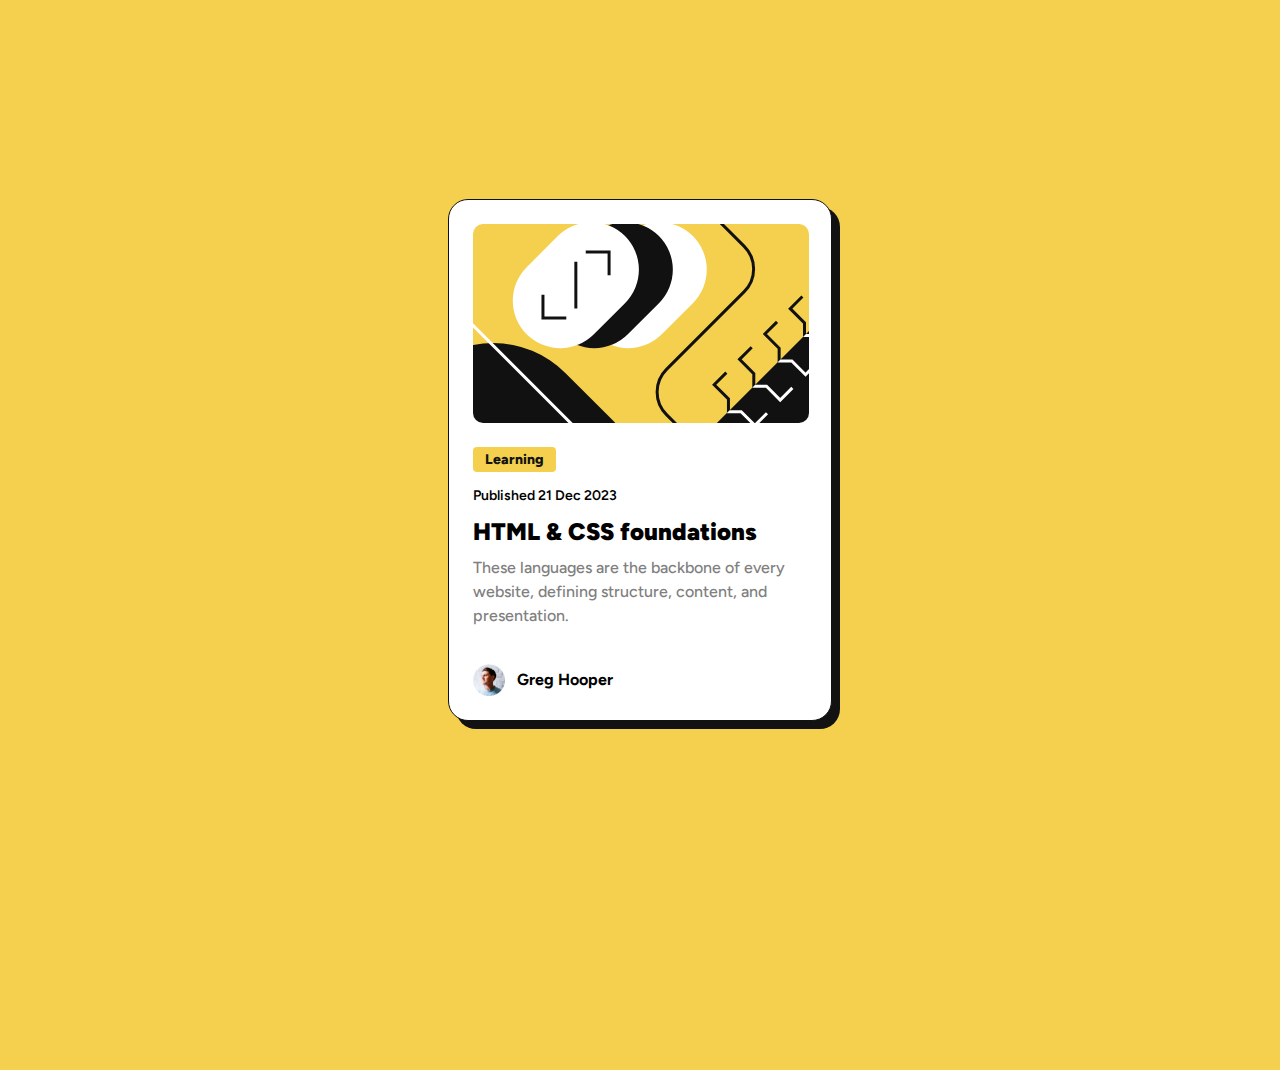
<file: blog-preview-card-main/index.html>
<!DOCTYPE html>
<html lang="en">

<head>
  <meta charset="UTF-8">
  <meta name="viewport" content="width=device-width, initial-scale=1.0">
  <link rel="icon" type="image/png" sizes="32x32" href="./assets/images/favicon-32x32.png">
  <link rel="stylesheet" href="mobile.css">
  <link rel="stylesheet" href="style.css" media="screen and (min-width: 428px)">
  <title>Frontend Mentor | Blog preview card</title>
</head>

<body>
  <main>
    <div id="image"></div>
    <article>
      <a href="#" class="tag">Learning</a>
      <p id="date">Published 21 Dec 2023</p>
        <h1>HTML & CSS foundations</h1>
        <p id="p-article">These languages are the backbone of every website, defining structure, content, and presentation.</p>
    </article>
    <div id="author"><img src="assets/images/image-avatar.webp" alt=""><p id="p-author">Greg Hooper</p></div>
  </main>
</body>
</html>
</file>
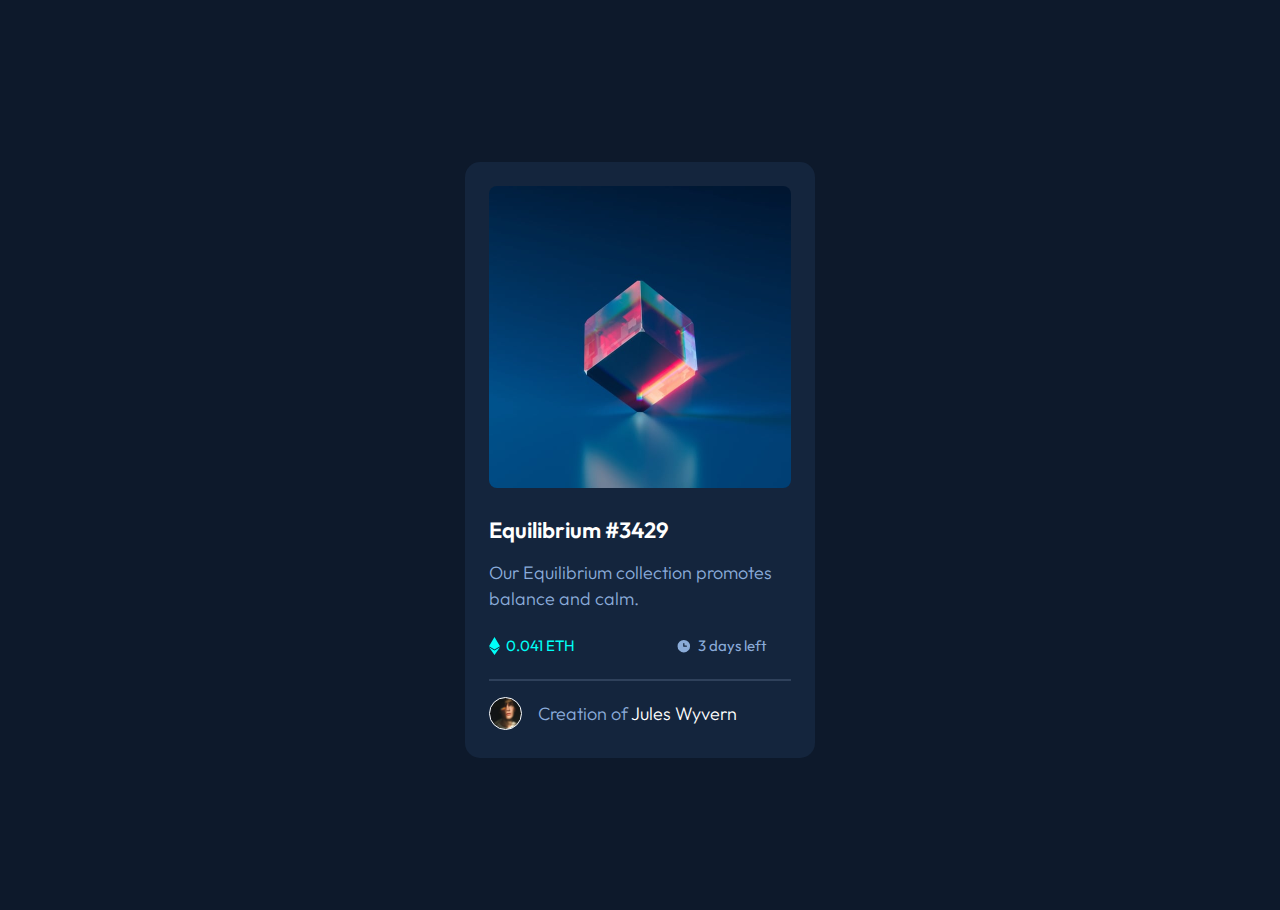
<file: nft-preview-card-component-main/index.html>
<!DOCTYPE html>
<html lang="en">
<head>
  <meta charset="UTF-8">
  <meta name="viewport" content="width=device-width, initial-scale=1.0">
  <link rel="icon" type="image/png" sizes="32x32" href="./images/favicon-32x32.png">
  <link rel="stylesheet" href="mobile.css">
  <link rel="stylesheet" href="screen.css" media="screen">
  <title>Frontend Mentor | NFT preview card component</title>
</head>
<body>
    <main>
      <div id="full-info-container">
        <div class="img-wrapper">
          <a aria-label="Etherium Image Link" class="link-img" href="#" target="_blank">
            <div id="eth-img"></div>
            <div id="view-content">
              <div id="view-link"></div>
            </div>
          </a>
        </div>
        <h1><a id="title" href="#" aria-label="Equilibrium #3429" target="_blank">Equilibrium #3429</a></h1>
        <p id="collection-descr">Our Equilibrium collection promotes balance and calm.</p>
        <div id="timemoney-breakdown">
          <div id="etherium-items">
            <img class="icon" id="eth-icon" src="images/icon-ethereum.svg" alt="Etherium Icon">
            <p id="eth-left">0.041 ETH</p>
          </div>
          <div id="time-items">
            <img class="icon" id="clock-icon" src="images/icon-clock.svg" alt="Clock Icon">
            <p id="days-left">3 days left</p>
          </div>
        </div>
        <hr id="division">
        <div id="info-footer">
          <div id="creator-photo"></div>
          <p class="author">Creation of <a aria-label="Author link" id="author-name" href="#" target="_blank">Jules Wyvern</a></p>
        </div>
      </div>
    </main>
</body>
</html>

<!-- <img src="images/image-avatar.png" alt="Jules Wyvern Profile Image"> -->
</file>
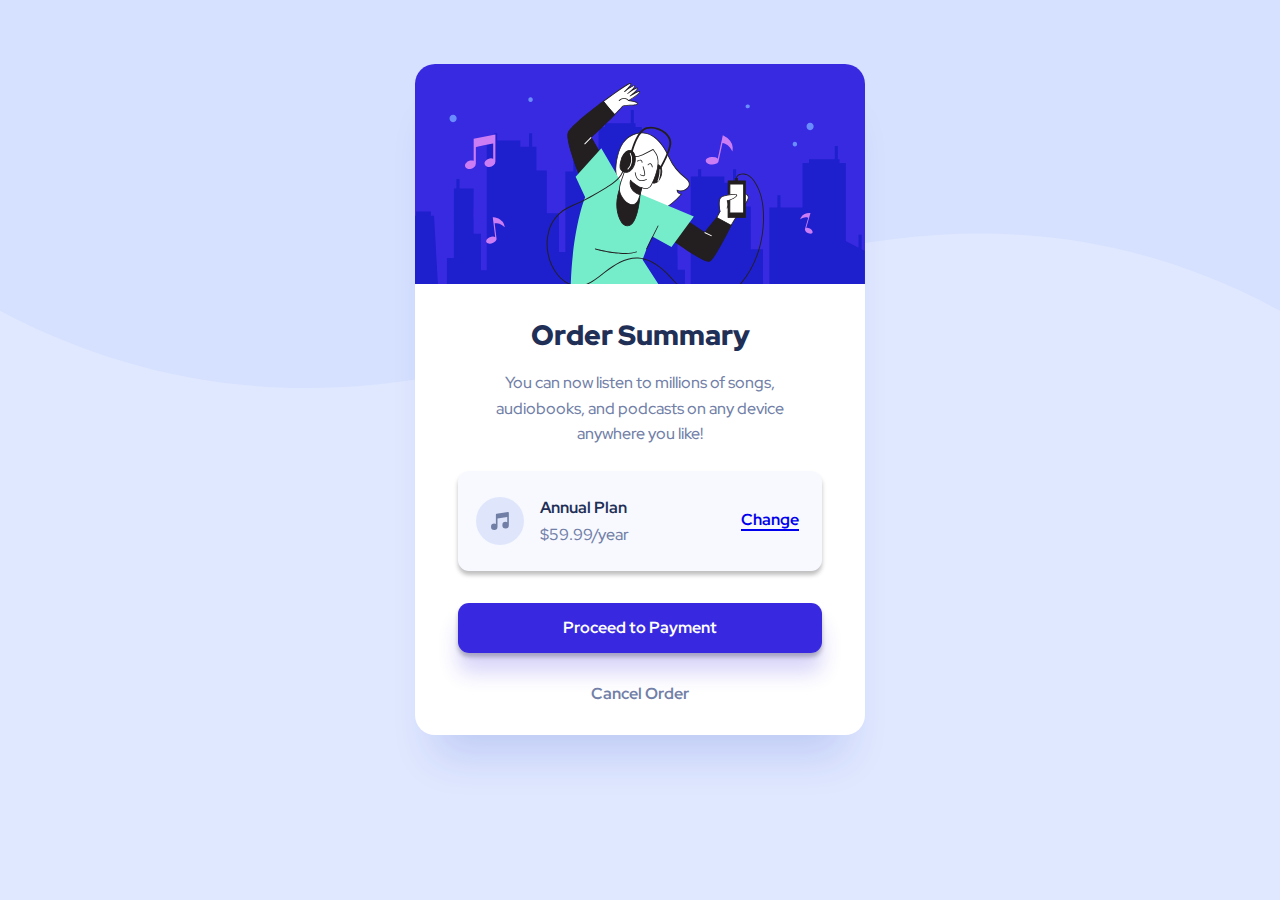
<file: order-summary-component-main/index.html>
<!DOCTYPE html>
<html lang="en">
<head>
  <meta charset="UTF-8">
  <meta name="viewport" content="width=device-width, initial-scale=1.0">
  <link rel="stylesheet" href="./css/style.css">
  <link rel="stylesheet" href="./css/media-query.css">
  <link rel="icon" type="image/png" sizes="32x32" href="./images/favicon-32x32.png">
  
  <title>Frontend Mentor | Order summary card</title>
</head>
<body>
  <img class="bg-pattern" src="images/pattern-background-desktop.svg" alt="Background wave">
  <div class="card-flex-container">
    <div class="card">
      <img class="illustration-hero" src="images/illustration-hero.svg" alt="Girl listening to music">
      <div class="card-content container">
        <h1>Order Summary</h1>
        <p>You can now listen to millions of songs, audiobooks, and podcasts on any device anywhere you like!</p>
        <div class="card-plan-container container">
          <div class="card-plan-content container">
            <img class="music-icon" src="images/icon-music.svg" alt="Music Icon">
            <div class="plan-type">
              <h4>Annual Plan</h4>
              <p>$59.99/year</p>
            </div>
            <a href="#">Change</a>
          </div>
        </div>
        <div class="btn-area container">
          <div class="proceed-shadow"><a class="proceed-btn" href="#">Proceed to Payment</a></div>
          <a class="cancel-btn" href="#">Cancel Order</a>
        </div>
      </div>
    </div>
  </div>
</body>
</html>

<!-- 

Proceed to Payment
Cancel Order -->
</file>
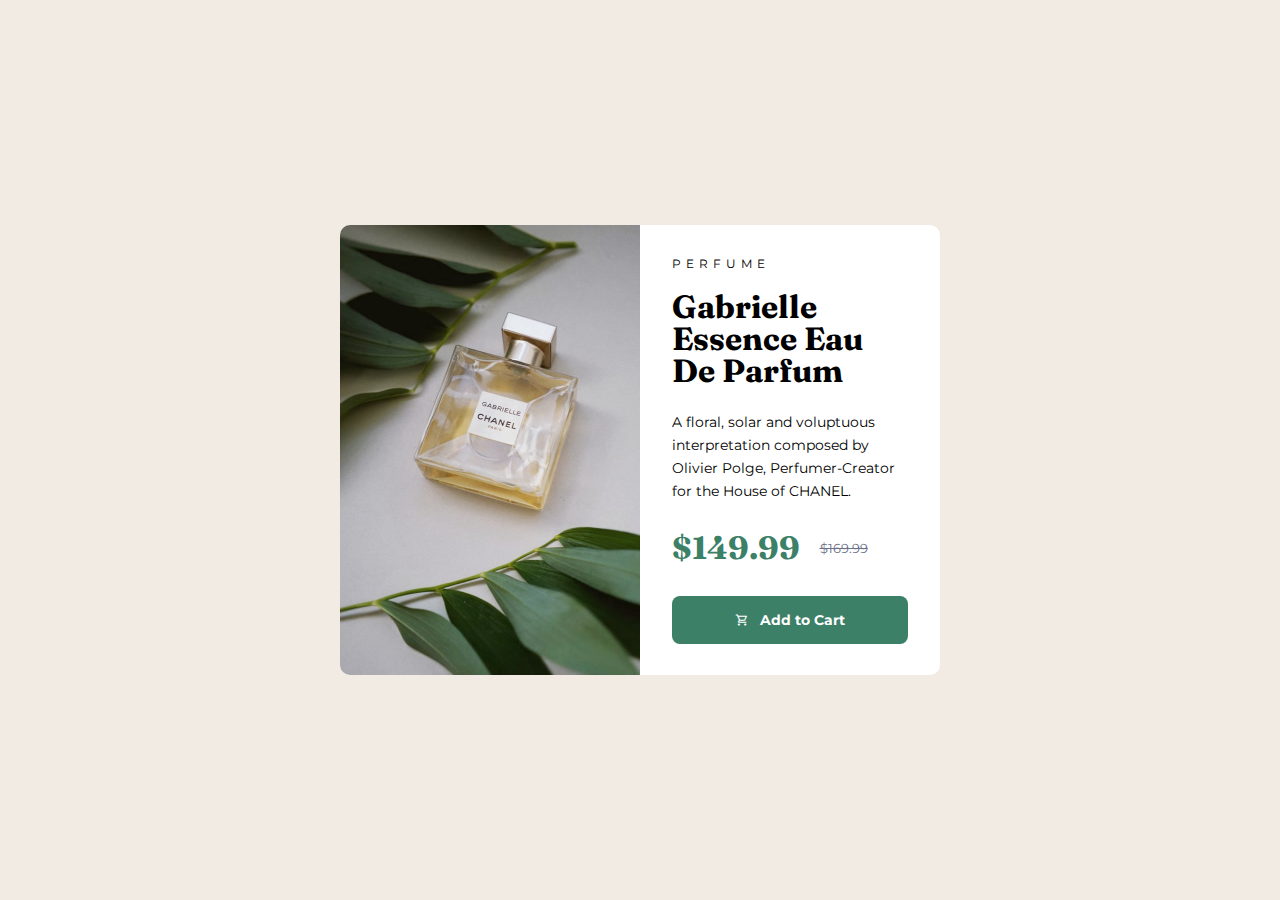
<file: product-preview-card-component-main/index.html>
<!DOCTYPE html>
<html lang="en">
<head>
  <meta charset="UTF-8">
  <meta name="viewport" content="width=device-width, initial-scale=1.0"> 
  <link rel="icon" type="image/png" sizes="32x32" href="./images/favicon-32x32.png">
  <link rel="stylesheet" href="https://fonts.googleapis.com/css2?family=Material+Symbols+Outlined:opsz,wght,FILL,GRAD@20,400,0,0"/>
  <link rel="stylesheet" href="mobile.css">
  <link rel="stylesheet" href="screen.css" media="screen">
  <title>Frontend Mentor | Product preview card component</title>
</head>
<body>

  <main>
    <div id="perfume-img"></div>
    <div id="content-container">
      <div id="content">
        <h3>Perfume</h3>
        <h1>Gabrielle Essence Eau De Parfum</h1>
        <p id="product-descr">A floral, solar and voluptuous interpretation composed by Olivier Polge, Perfumer-Creator for the House of CHANEL.</p>
        <div id="prices-breakdown">
          <p id="sale-price" class="price">$149.99</p>
          <p id="selling-price" class="price">$169.99</p>
        </div>
        <div id="btn-container">
          <a class="ad-to-card-btn" href="#"><span class="material-symbols-outlined"> shopping_cart</span>Add to Cart</a>
        </div>
      </div>
    </div>
  </main>
  
</body>
</html>
</file>
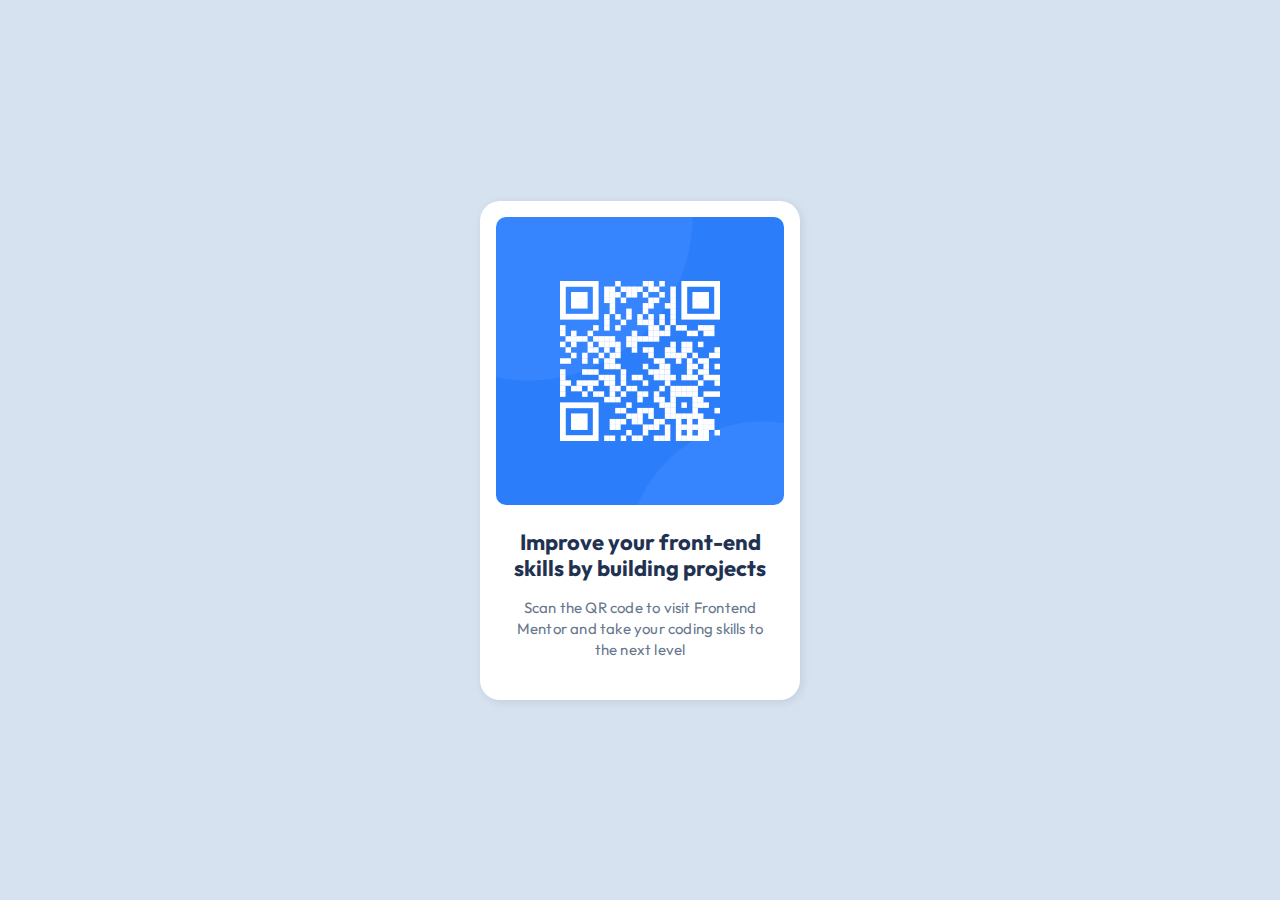
<file: qr-code-component-main/index.html>
<!DOCTYPE html>
<html lang="en">
<head>
  <meta charset="UTF-8">
  <meta name="viewport" content="width=device-width, initial-scale=1.0">
  <link rel="icon" type="image/png" sizes="32x32" href="./images/favicon-32x32.png">
  <link rel="stylesheet" href="style.css">
  <title>Frontend Mentor | QR code component</title>
</head>
<body>
  <div class="all-wrapper">
    <main>
      <div class="img-wrapper">
        <div id="img"></div>
      </div>
      <div class="text-content">
        <h1>Improve your front-end skills by building projects</h1>
        <p>Scan the QR code to visit Frontend Mentor and take your coding skills to the next level</p>
      </div>
    </main>
  </div>
</body>
</html>
</file>
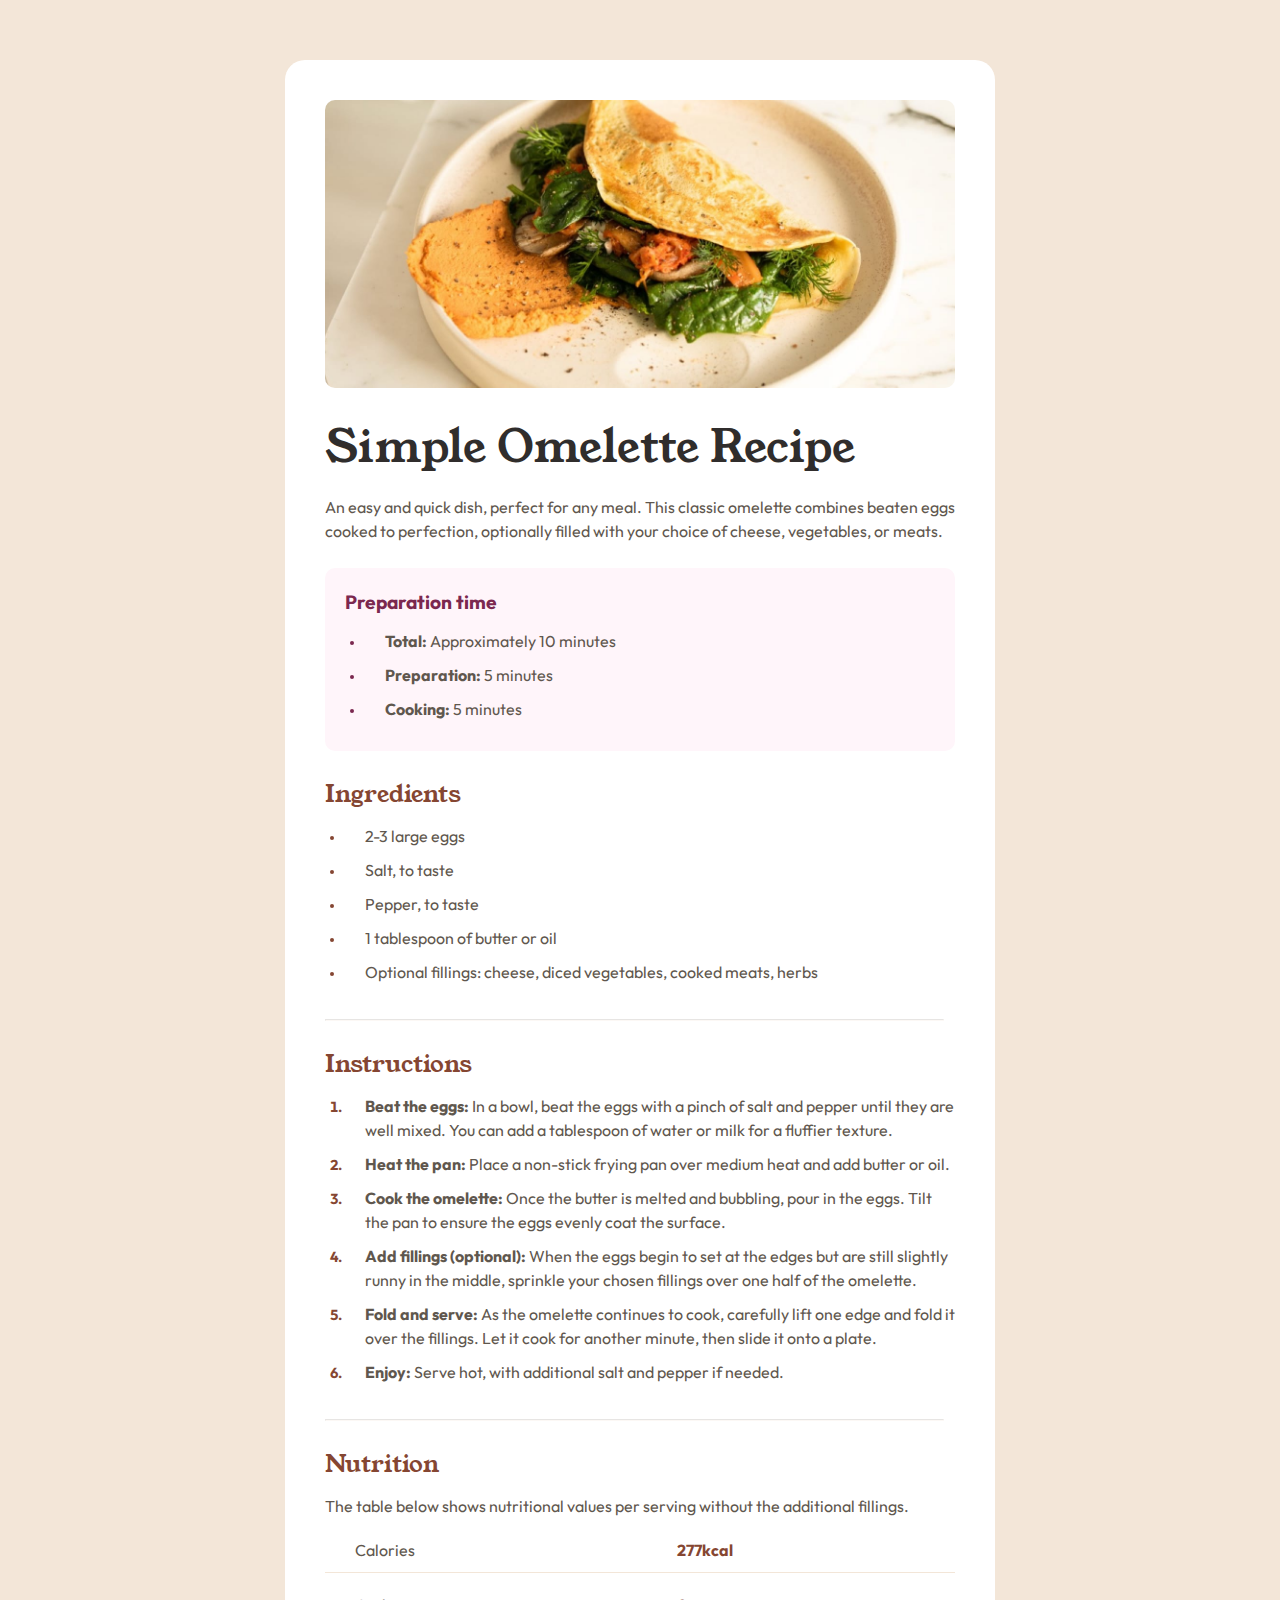
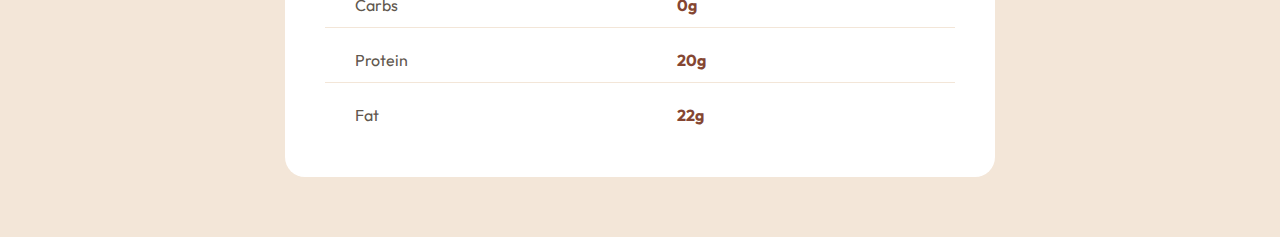
<file: recipe-page-main/index.html>
<!DOCTYPE html>
<html lang="en">
<head>
  <meta charset="UTF-8">
  <meta name="viewport" content="width=device-width, initial-scale=1.0">
  <link rel="icon" type="image/png" sizes="32x32" href="./assets/images/favicon-32x32.png">
  <link rel="stylesheet" href="style.css">
  <link rel="stylesheet" href="media-query.css" media="screen">
  <title>Frontend Mentor | Recipe page</title>
</head>
<body>
  <main>
    <article class="content">
          <img src="assets/images/image-omelette.jpeg" alt="Omelette">
        <section class="intro">
          <h1>Simple Omelette Recipe</h1>
          <p>
            An easy and quick dish, perfect for any meal. This classic omelette combines beaten eggs cooked
            to perfection, optionally filled with your choice of cheese, vegetables, or meats.
          </p> 
        </section>
        <section class="timeprep">
          <h2 class="preptime"><strong>Preparation time</strong></h2>
          <ul>
            <li><strong>Total:</strong> Approximately 10 minutes</li>
            <li><strong>Preparation:</strong> 5 minutes</li>
            <li><strong>Cooking:</strong> 5 minutes</li>
          </ul>
        </section>
        <section class="ingredients">
          <h2>Ingredients</h2>
          <ul class="list">
            <li>2-3 large eggs</li>
            <li>Salt, to taste</li>
            <li>Pepper, to taste</li>
            <li>1 tablespoon of butter or oil</li>
            <li>Optional fillings: cheese, diced vegetables, cooked meats, herbs</li>
          </ul>
        </section>
        <hr>
        <section class="instructions">
          <h2>Instructions</h2>
          <ol>
            <li>
              <strong>Beat the eggs:</strong> In a bowl, beat the eggs with a pinch of salt and pepper until they are well mixed.
              You can add a tablespoon of water or milk for a fluffier texture.
            </li>
            <li><strong>Heat the pan:</strong> Place a non-stick frying pan over medium heat and add butter or oil.</li>
            <li>
              <strong>Cook the omelette:</strong> Once the butter is melted and bubbling, pour in the eggs. Tilt the pan to ensure
              the eggs evenly coat the surface.
            </li>
            <li>
              <strong>Add fillings (optional):</strong> When the eggs begin to set at the edges but are still slightly runny in the
              middle, sprinkle your chosen fillings over one half of the omelette.
            </li>
            <li>
              <strong>Fold and serve:</strong> As the omelette continues to cook, carefully lift one edge and fold it over the
              fillings. Let it cook for another minute, then slide it onto a plate.
            </li>
            <li><strong>Enjoy:</strong> Serve hot, with additional salt and pepper if needed.</li>
          </ol>
        </section>
        <hr>
        <section class="nutrition">
          <h2>Nutrition</h2>
          <p>The table below shows nutritional values per serving without the additional fillings.</p>
        <table>
          <tr>
            <th scope="row">Calories</th>
            <td>277kcal</td>
          </tr>
          <tr>
            <th scope="row">Carbs</th>
            <td>0g</td>
          </tr>
          <tr>
            <th scope="row">Protein</th>
            <td>20g</td>
          </tr>
          <tr class="last">
            <th scope="row">Fat</th>
            <td>22g</td>
          </tr>
        </table>
      </section>
    </article>
  </main>
</body>
</html>
</file>
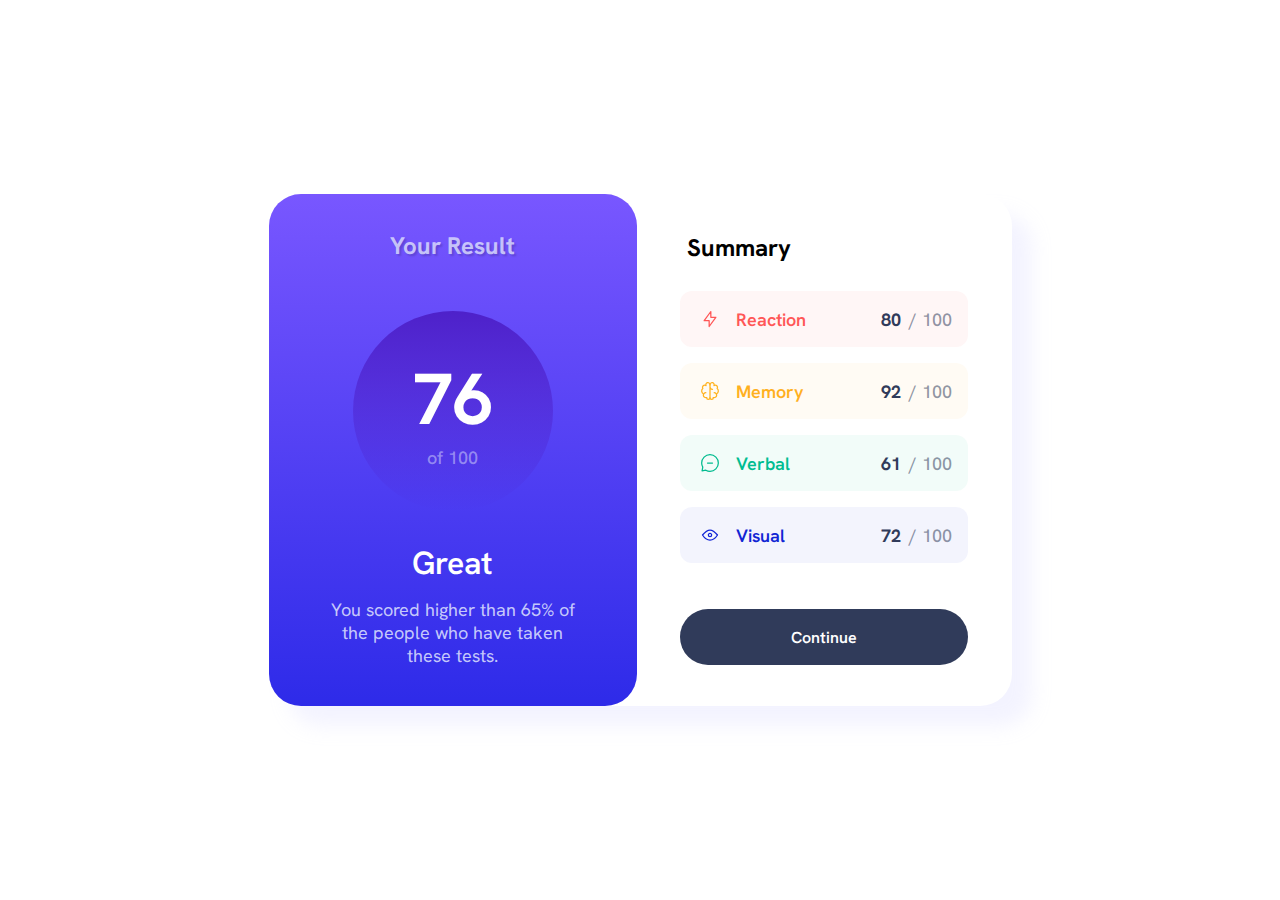
<file: results-summary-component-main/index.html>
<!DOCTYPE html>
<html lang="en">
<head>
  <meta charset="UTF-8">
  <meta name="viewport" content="width=device-width, initial-scale=1.0">
  <link rel="icon" type="image/png" sizes="32x32" href="./assets/images/favicon-32x32.png">
  <link rel="stylesheet" href="mobile.css">
  <link rel="stylesheet" href="screen.css" media="screen">
  <title>Frontend Mentor | Results summary component</title>
</head>
<body>
  <main>
    <section id="result-cont">
        <h3 id="result-title">Your Result</h3>
        <div id="result-circle">
          <h1 id="result-numerator">76</h1>
          <p id="result-denominator">of 100</p>
        </div>
        <div id="result-comment-cont">
          <h2>Great</h2>
          <p id="result-comment">You scored higher than 65% of the people who have taken these tests.</p>
        </div>
    </section>
    <section id="summary-cont">
      <h3 id="summary-title">Summary</h3>
      <div id="summary-breakdown">
        <div class="summary-item" id="summary-item-reaction">
          <div class="category-pair">
            <div id="icon-reaction" class="summary-icon"></div>
            <p class="category-name">Reaction</p>
          </div>
          <div class="score-cont">
            <p class="score-numerator">80</p>
            <p class="score-denominator">/ 100</p>
          </div>
        </div>
        <div class="summary-item" id="summary-item-memory">
          <div class="category-pair">
            <div id="icon-memory" class="summary-icon"></div>
            <p class="category-name">Memory</p>
          </div>
          <div class="score-cont">
            <p class="score-numerator">92</p>
            <p class="score-denominator">/ 100</p>
          </div>
        </div>
        <div class="summary-item" id="summary-item-verbal">
          <div class="category-pair">
            <div id="icon-verbal" class="summary-icon"></div>
            <p class="category-name">Verbal</p>
          </div>
          <div class="score-cont">
            <p class="score-numerator">61</p>
            <p class="score-denominator">/ 100</p>
          </div>
        </div>
        <div class="summary-item" id="summary-item-visual">
          <div class="category-pair">
            <div id="icon-visual" class="summary-icon"></div>
            <p class="category-name">Visual</p>
          </div>
          <div class="score-cont">
            <p class="score-numerator">72</p>
            <p class="score-denominator">/ 100</p>
          </div>
        </div>
        <a href="#">Continue</a>
      </div>
      </section>
  </main>
</body>
</html>
</file>
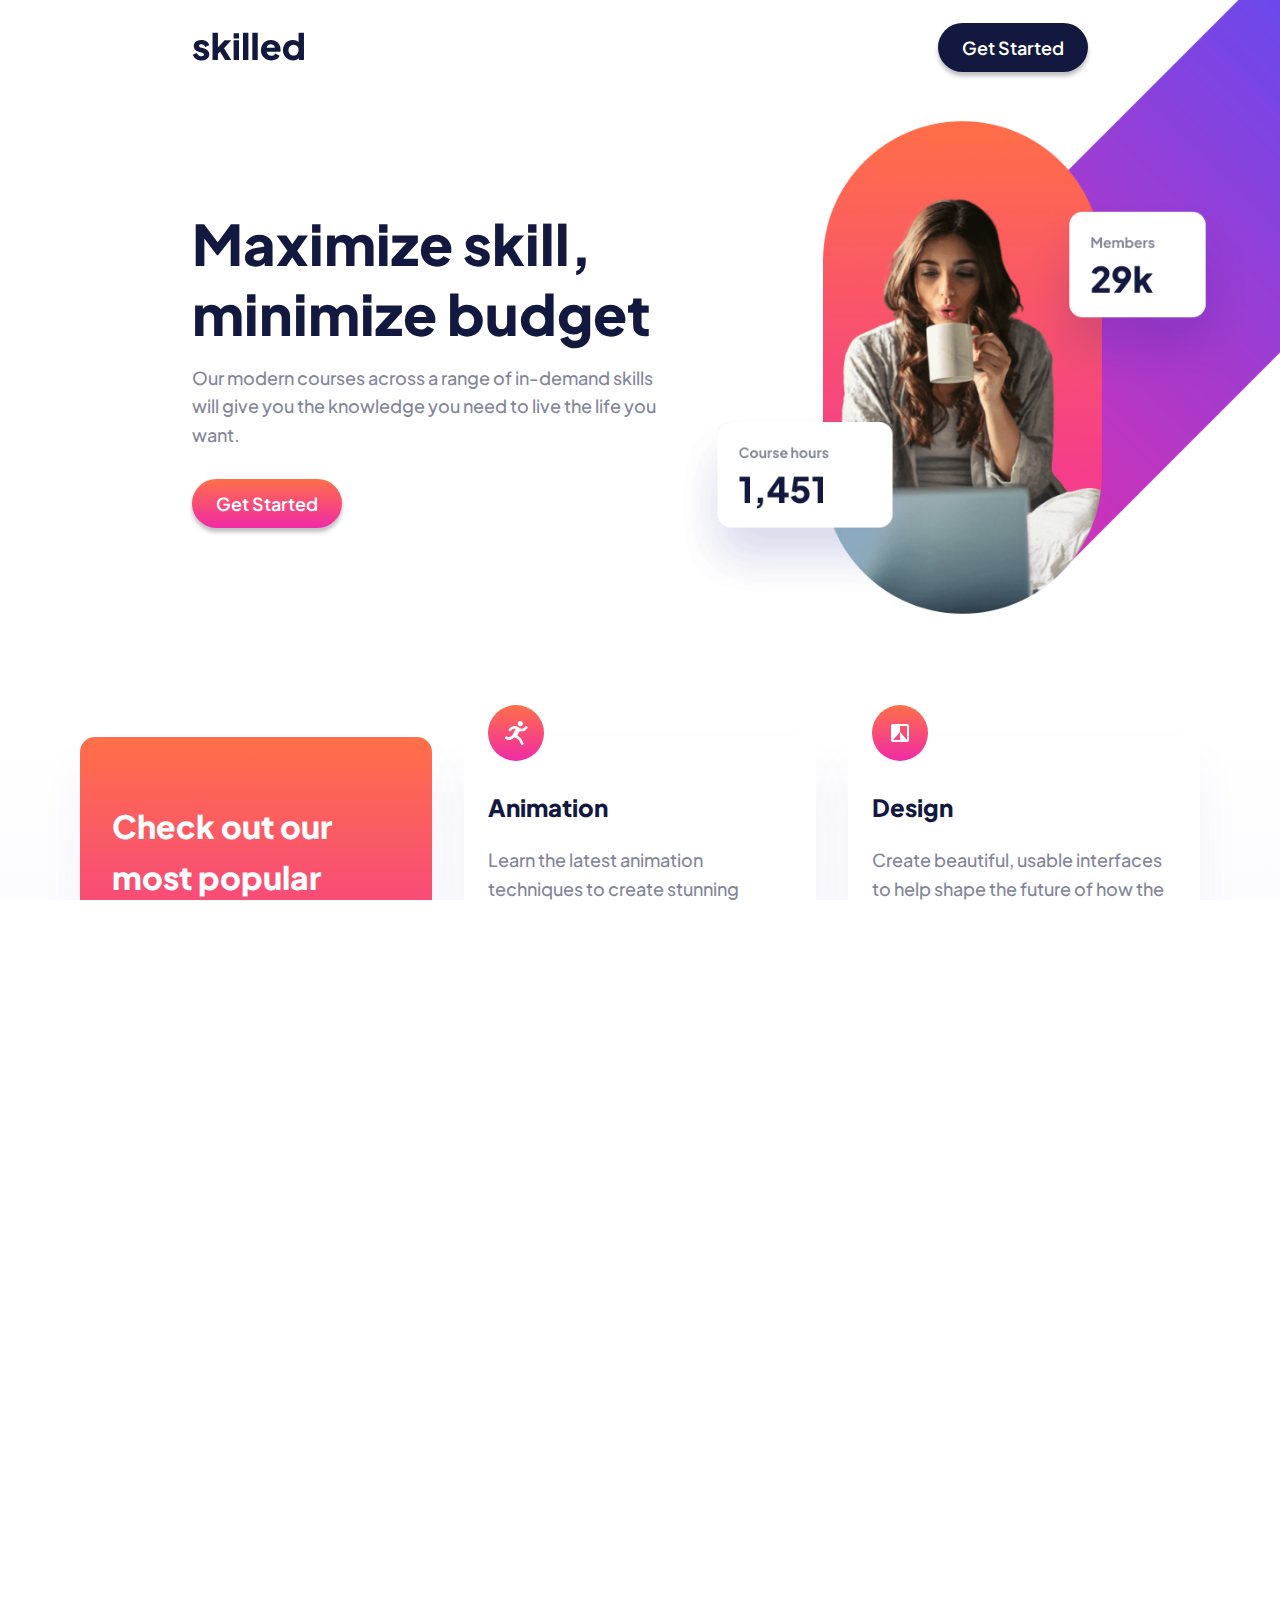
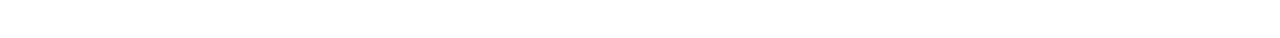
<file: skilled-elearning-landing-page/index.html>
<!DOCTYPE html>
<html lang="en">
<head>
  <meta charset="UTF-8">
  <meta name="viewport" content="width=device-width, initial-scale=1.0">
  <link rel="icon" type="image/png" sizes="32x32" href="./assets/images/favicon-32x32.png">
  <link rel="stylesheet" href="./assets/css/style.css">
  <link rel="stylesheet" href="./assets/css/media-queries.css">
  <title>Frontend Mentor | Skilled e-learning landing page</title>
</head>
<body>
  <header>
    <nav class="container">
      <ul class="header-nav">
        <li><img src="assets/images/logo-dark.svg" alt="Skilled Logo"></li>
        <li><a class="get-started-btn" href="#">Get Started</a></li>
      </ul>
    </nav>
  </header>
  <section class="hero-content container">
    <div class="hero-text">
      <h1>Maximize skill, minimize budget</h1>
      <p>Our modern courses across a range of in-demand skills will give you the knowledge you need to live the life you want.</p>
      <div><a class="hero-section-btn" href="#">Get Started</a></div>
    </div>
    <img src="assets/images/image-hero-desktop@2x.png" alt="">
  </section>
  <section class="courses-section-background">
    <div class="grid-courses-cards container">
      <div class="grid-course"><p>Check out our most popular courses!</p></div>
      <div class="grid-course course-1">
        <img src="assets/images/icon-animation.svg" alt="">
        <div class="course-text">
          <h3>Animation</h3>
          <p>Learn the latest animation techniques to create stunning motion design and captivate your audience.</p>
        </div>
        <div class="course-anchor-flex"><a class="course-anchor" href="#">Get Started</a></div>
      </div>
      <div class="grid-course course-2">
        <img src="assets/images/icon-design.svg" alt="">
        <div class="course-text">
          <h3>Design</h3>
          <p>Create beautiful, usable interfaces to help shape the future of how the web looks.</p>
        </div>
        <div class="course-anchor-flex">
          <a class="course-anchor" href="#">Get Started</a>
        </div>
      </div>
      <div class="grid-course course-3">
        <img src="assets/images/icon-photography.svg" alt="">
        <div class="course-text">
          <h3>Photography</h3>
          <p>Explore critical fundamentals like lighting, composition, and focus to capture exceptional photos.</p>
        </div>
        <div class="course-anchor-flex">
          <a class="course-anchor" href="#">Get Started</a>
        </div>
      </div>
      <div class="grid-course course-4">
        <img src="assets/images/icon-crypto.svg" alt="">
        <div class="course-text">
          <h3>Crypto</h3>
          <p>All you need to know to get started investing in crypto. Go from beginner to advanced with this 54 hour course.</p>
        </div>
        <div class="course-anchor-flex">
          <a class="course-anchor" href="#">Get Started</a>
        </div>
      </div>
      <div class="grid-course course-5">
        <img src="assets/images/icon-animation.svg" alt="">
        <div class="course-text">
          <h3>Business</h3>
          <p>A step-by-step playbook to help you start, scale, and sustain your business without outside investment.</p>
        </div>
        <div class="course-anchor-flex">
          <a class="course-anchor" href="#">Get Started</a>
        </div>
      </div>
    </div>
  </section>
  <footer>
        <div class="container">
      <ul class="footer-nav">
        <li><img src="assets/images/logo-light.svg" alt="Skilled Logo"></li>
        <li><a class="footer-btn" href="#">Get Started</a></li>
      </ul>
    </div>
  </footer>
</body>
</html>
</file>
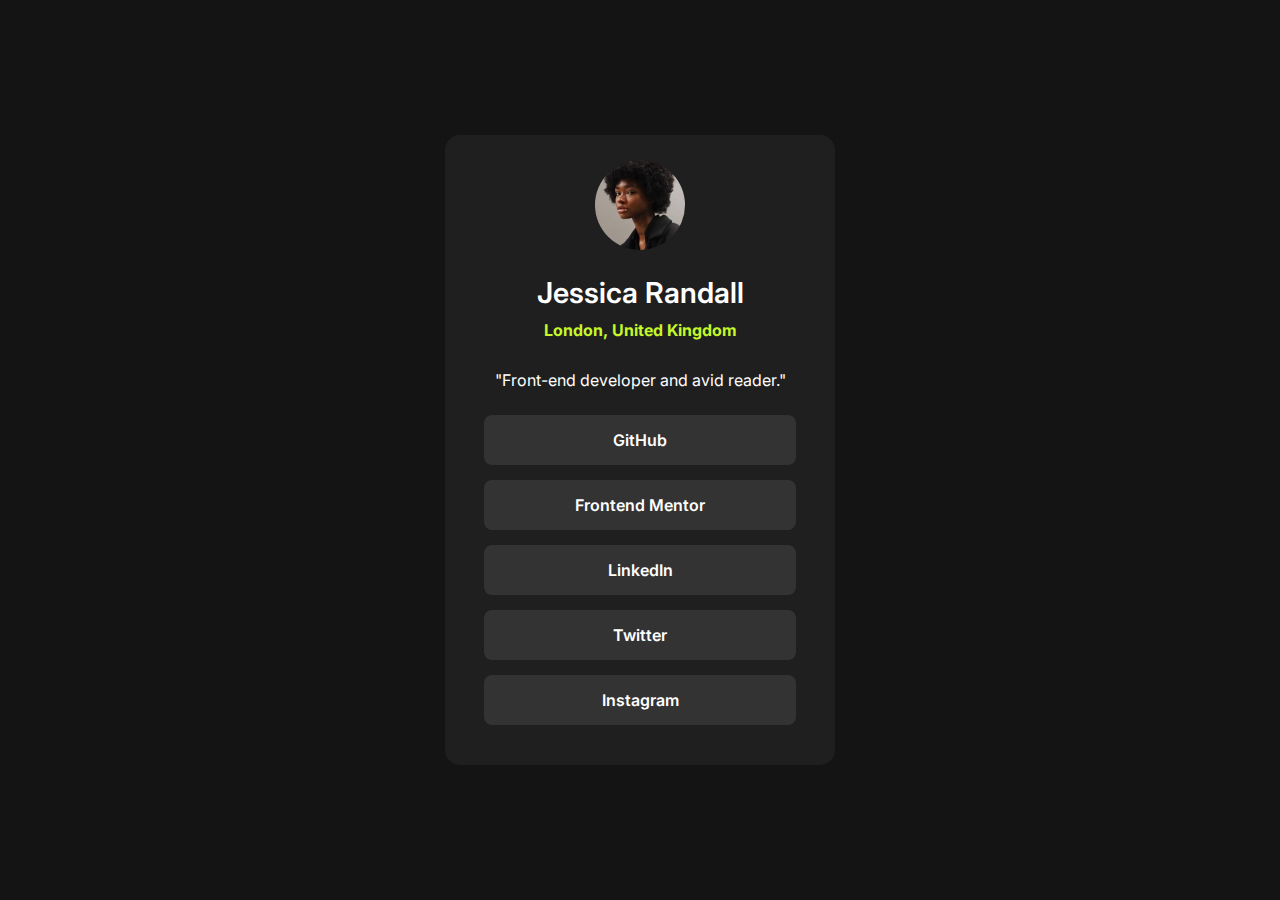
<file: social-links-profile-main/index.html>
<!DOCTYPE html>
<html lang="en">

<head>
  <meta charset="UTF-8">
  <meta name="viewport" content="width=device-width, initial-scale=1.0">
  <link rel="icon" type="image/png" sizes="32x32" href="./assets/images/favicon-32x32.png">
  <link rel="stylesheet" href="style.css">
  <title>Frontend Mentor | Social links profile</title>
</head>

<body>
    <main>
      <img src="assets/images/avatar-jessica.jpeg" alt="Jessica Randall Avatar">
      <h1>Jessica Randall</h1>
      <p id="city">London, United Kingdom</p>
      <p>"Front-end developer and avid reader."</p>
      <section>
        <ul>
          <li><a href="#">GitHub</a></li>
          <li><a href="#">Frontend Mentor</a></li>
          <li><a href="#">LinkedIn</a></li>
          <li><a href="#">Twitter</a></li>
          <li><a href="#">Instagram</a></li>
        </ul>
      </section>
    </main>
</body>
</html>
</file>
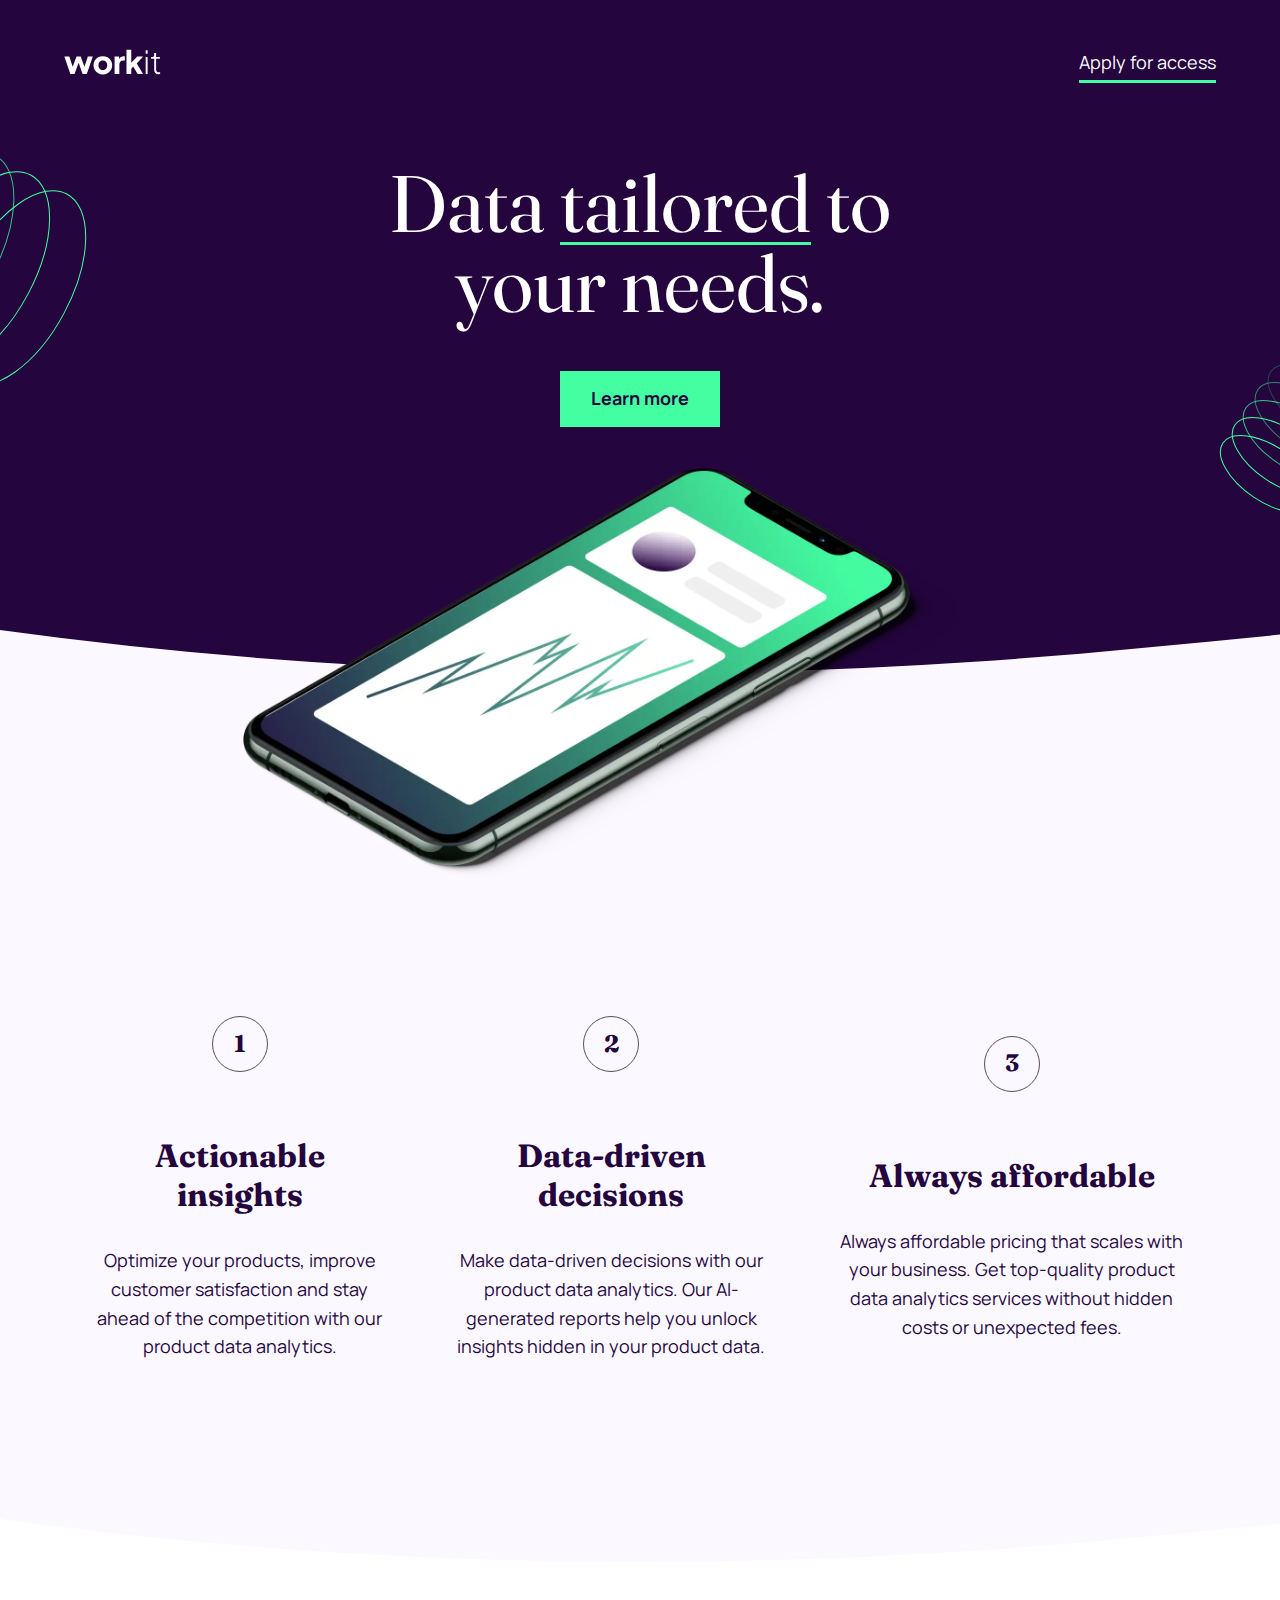
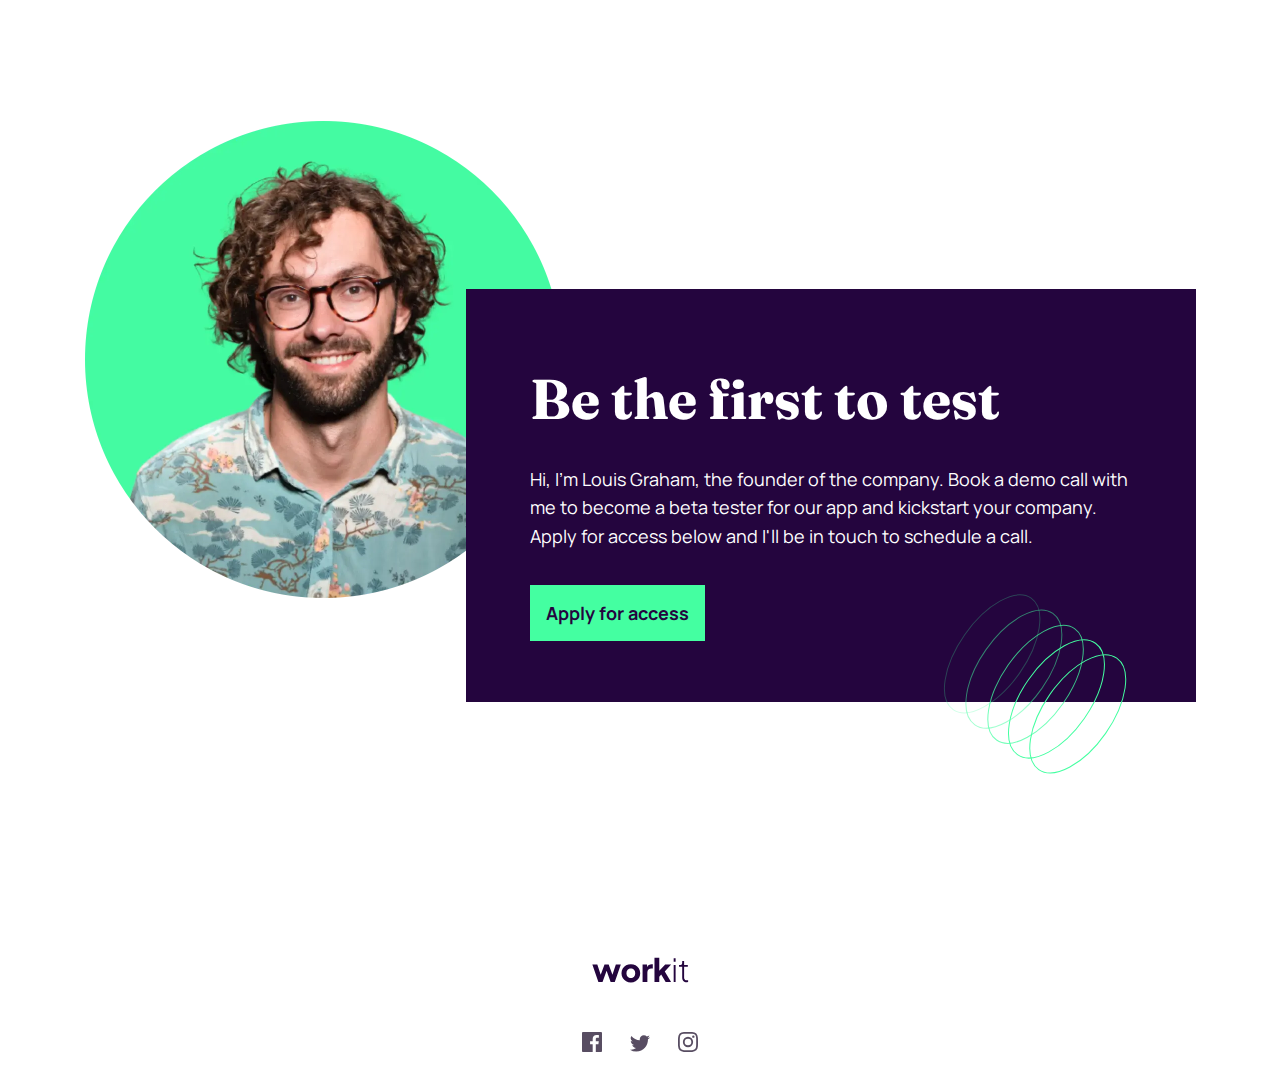
<file: workit-landing-page/index.html>
<!DOCTYPE html>
<html lang="en">
<head>
  <meta charset="UTF-8">
  <meta name="viewport" content="width=device-width, initial-scale=1.0">
  <link rel="icon" type="image/png" sizes="32x32" href="./assets/images/favicon-32x32.png">
  <link rel="stylesheet" href="./css/style.css">
  <link rel="stylesheet" href="css/media-queries.css">
  <title>Frontend Mentor | Workit landing page</title>
</head>
<body>
  <header>
    <nav class="container">
      <ul class="header-nav">
        <li><a href="#"><img src="assets/images/logo-light.svg" alt="Workit Logo"></a></li>
        <li><a href="#">Apply for access</a>
        <div class="green-underline"></div>
        </li>
      </ul>
      <div class="header-text">
        <h1>Data <span class="text-underline">tailored</span> to your needs.</h1>
      </div>
      <a class="header-btn" href="#">Learn more</a>
      <img class="hero-img" src="assets/images/image-hero.webp" alt="Smartphone">
    </nav>
    <div class="header-wave">
      <svg data-name="Layer 1" xmlns="http://www.w3.org/2000/svg" viewBox="0 0 1200 120" preserveAspectRatio="none">
      <path d="M321.39,56.44c58-10.79,114.16-30.13,172-41.86,82.39-16.72,168.19-17.73,250.45-.39C823.78,31,906.67,72,985.66,92.83c70.05,18.48,146.53,26.09,214.34,3V0H0V27.35A600.21,600.21,0,0,0,321.39,56.44Z" class="shape-fill"></path>
      </svg>
    </div>
  </header>
  <section id="features">
    <div class="container">
      <div class="features-flex-container">
        <div class="feature">
          <div class="feature-number">
            <p>1</p>
          </div>
          <div class="feature-text">
            <h2>Actionable insights</h2>
            <p class="feature-p">Optimize your products, improve customer satisfaction and stay ahead of the competition with our product data analytics.</p>
          </div>
        </div>
        <div class="feature">
          <div class="feature-number">
            <p>2</p>
          </div>
          <div class="feature-text">
            <h2>Data-driven decisions</h2>
            <p class="feature-p">Make data-driven decisions with our product data analytics. Our AI-generated reports help you unlock insights hidden in your product data.</p>
          </div>
        </div>
        <div class="feature">
          <div class="feature-number">
            <p>3</p>
          </div>
          <div class="feature-text">
            <h2>Always affordable</h2>
            <p class="feature-p">  Always affordable pricing that scales with your business. Get top-quality product data analytics services without hidden costs or unexpected fees.</p>
          </div>
        </div>
      </div>
    </div>
    <div class="header-wave">
      <svg data-name="Layer 1" xmlns="http://www.w3.org/2000/svg" viewBox="0 0 1200 120" preserveAspectRatio="none">
      <path d="M321.39,56.44c58-10.79,114.16-30.13,172-41.86,82.39-16.72,168.19-17.73,250.45-.39C823.78,31,906.67,72,985.66,92.83c70.05,18.48,146.53,26.09,214.34,3V0H0V27.35A600.21,600.21,0,0,0,321.39,56.44Z" class="features-fill"></path>
      </svg>
    </div>
  </section>
  <section id="founder">
    <div class="container">
      <div class="founder-flex-container">
        <img class="founder-img" src="./assets/images/image-founder.webp" alt="Workit Founder">
        <div class="access-card">
          <div class="access-card-content">
            <h2>Be the first to test</h2>
            <p>Hi, I'm Louis Graham, the founder of the company. Book a demo call with me to become a beta tester for our app and kickstart your company. Apply for access below and I'll be in touch to schedule a call.</p>
            <a class="access-btn" href="#">Apply for access</a>
            <img src="assets/images/bg-pattern-3.svg" class="founder-circles">
          </div>
        </div>
      </div>
    </div>
  </section>
  <footer>
    <div class="footer-flex-container">
      <img src="./assets/images/logo-dark.svg" alt="Workit Logo">
      <div class="social-media-icons">
        <a href="#">
          <svg xmlns="http://www.w3.org/2000/svg" width="20" height="20" viewBox="0 0 20 20"><path d="M18.896 0H1.104C.494 0 0 .494 0 1.104v17.793C0 19.506.494 20 1.104 20h9.58v-7.745H8.076V9.237h2.606V7.01c0-2.583 1.578-3.99 3.883-3.99 1.104 0 2.052.082 2.329.119v2.7h-1.598c-1.254 0-1.496.597-1.496 1.47v1.928h2.989l-.39 3.018h-2.6V20h5.098c.608 0 1.102-.494 1.102-1.104V1.104C20 .494 19.506 0 18.896 0Z"/></svg>
        </a>
        <a href="#">
          <svg xmlns="http://www.w3.org/2000/svg" width="20" height="17" viewBox="0 0 20 17"><path d="M20 2.172a8.192 8.192 0 0 1-2.357.646 4.11 4.11 0 0 0 1.805-2.27 8.22 8.22 0 0 1-2.606.996A4.096 4.096 0 0 0 13.847.248c-2.65 0-4.596 2.472-3.998 5.037A11.648 11.648 0 0 1 1.392 1a4.109 4.109 0 0 0 1.27 5.478 4.086 4.086 0 0 1-1.858-.513c-.045 1.9 1.318 3.679 3.291 4.075a4.113 4.113 0 0 1-1.853.07 4.106 4.106 0 0 0 3.833 2.849A8.25 8.25 0 0 1 0 14.658a11.616 11.616 0 0 0 6.29 1.843c7.618 0 11.923-6.434 11.663-12.205A8.354 8.354 0 0 0 20 2.172Z"/></svg>
        </a>
        <a href="#">
          <svg xmlns="http://www.w3.org/2000/svg" width="20" height="20" viewBox="0 0 20 20"><path d="M10 1.802c2.67 0 2.987.01 4.042.059 2.71.123 3.975 1.409 4.099 4.099.048 1.054.057 1.37.057 4.04 0 2.672-.01 2.988-.057 4.042-.124 2.687-1.387 3.975-4.1 4.099-1.054.048-1.37.058-4.041.058-2.67 0-2.987-.01-4.04-.058-2.717-.124-3.977-1.416-4.1-4.1-.048-1.054-.058-1.37-.058-4.041 0-2.67.01-2.986.058-4.04.124-2.69 1.387-3.977 4.1-4.1 1.054-.048 1.37-.058 4.04-.058ZM10 0C7.284 0 6.944.012 5.877.06 2.246.227.227 2.242.061 5.877.01 6.944 0 7.284 0 10s.012 3.057.06 4.123c.167 3.632 2.182 5.65 5.817 5.817 1.067.048 1.407.06 4.123.06s3.057-.012 4.123-.06c3.629-.167 5.652-2.182 5.816-5.817.05-1.066.061-1.407.061-4.123s-.012-3.056-.06-4.122C19.777 2.249 17.76.228 14.124.06 13.057.01 12.716 0 10 0Zm0 4.865a5.135 5.135 0 1 0 0 10.27 5.135 5.135 0 0 0 0-10.27Zm0 8.468a3.333 3.333 0 1 1 0-6.666 3.333 3.333 0 0 1 0 6.666Zm5.338-9.87a1.2 1.2 0 1 0 0 2.4 1.2 1.2 0 0 0 0-2.4Z"/></svg>
        </a>
      </div>
    </div>
  </footer>
</body>
</html>



<!-- <a href=""><img src="./assets/images/icon-facebook.svg" alt="Facebook Icon"></a>
        <a href=""><img src="./assets/images/icon-twitter.svg" alt="Twitter Logo"></a>
        <a href=""><img src="./assets/images/icon-instagram.svg" alt="Instagram Logo"></a> -->
</file>
<file: blog-preview-card-main/mobile.css>
@charset "UTF-8";
@import url('https://fonts.googleapis.com/css2?family=Figtree:ital,wght@0,300..900;1,300..900&display=swap');


/* - Mobile: 375px
- Desktop: 1440px
- Font size (paragraph): 16px
- Family: [Figtree](https://fonts.google.com/specimen/Figtree)
- Weights: 500, 800 */

:root {
    --Yellow: hsl(47, 88%, 63%);
    --White: hsl(0, 0%, 100%);
    --Grey: hsl(0, 0%, 50%);
    --Black: hsl(0, 0%, 7%);
}

* {
    margin: 0;
    padding: 0;
    box-sizing: border-box;
}

body {
    background-color: var(--Yellow);
    font-family: 'Figtree';
    font-size: 16px;
    line-height: 150%;
    display: flex;
    height: 100vh;
    justify-content: center;
    align-items: center;
}

main {
    background-color: var(--White);
    border-radius: 20px;
    border: 1px solid var(--Black);
    box-shadow: 8px 8px var(--Black);
    width: 327px;
    height: 501px;
    padding: 24px;

    display: flex;
    flex-flow: column nowrap;
    row-gap: 24px;
}

main > div#image {
    background: url(assets/images/illustration-article.svg)no-repeat;
    background-size: cover;
    background-position: center;
    border-radius: 10px;
    width: 279px;
    height: 200px;
}

article {
    width: 279px;
    height: 173px;
}

h1 {
    display: inline-block;
    font-size: 20px;
    font-weight: 900;
    padding-bottom: 12px;
}

h1:hover {
    color: var(--Yellow);
    cursor: url(assets/images/black-pointer.png), pointer;
}

p#date {
    font-size: 12px;
    font-weight: 600;
    padding: 12px 0px;
}

article > a {
    text-decoration: none;
    font-size: 12px;
    font-weight: 800;
    background-color: var(--Yellow);
    border-radius: 4px;
    padding: 4px 12px;
    color: var(--Black);
}

article > a:hover {
    cursor: url(assets/images/black-pointer.png), pointer;
}

p#p-article {
    font-size: 14px;
    font-weight: 500;
    color: var(--Grey);
}


div#author {
    display: flex;
    flex-flow: row nowrap;
    align-items: center;
    column-gap: 12px;
}

div#author > p#p-author {
    font-weight: bold;
}

div#author > img {
    width: 32px;
    height: 32px;
}
</file>
<file: blog-preview-card-main/style.css>
@charset "UTF-8";

main {
    width: 384px;
    height: 522px;
    
}

main > div#image {
    width: 336px;
    height: 200px;
}

article {
    width: 336px;
    height: 194px;
}

h1 {
    font-size: 24px;
}

p#date {
    font-size: 14px;
}

article > a {
    font-size: 14px;
}

p#p-article {
    font-size: 16px;
}


@media only screen and (orientation: landscape) {
    body {
        flex-wrap: wrap;
        flex-basis: 100vh;
        margin-bottom: 160px;
        margin-top: 10px;
    }
    }
</file>
<file: nft-preview-card-component-main/mobile.css>
@charset "UTF-8";
@import url('https://fonts.googleapis.com/css2?family=Outfit:wght@100..900&display=swap');

:root {
    --soft-blue: hsl(215, 52%, 70%);
    --cyan: hsl(178, 100%, 50%);
    --very-dark-blue-main-BG: hsl(217, 54%, 11%);
    --very-dark-blue-card-BG: hsl(216, 50%, 16%);
    --very-dark-blue-line: hsl(215, 32%, 27%);
    --white: hsl(0, 0%, 100%);
    --font-heading: 600 1.38rem "Outfit", sans-serif;
    --font-body: 300 1.125rem/26px "Outfit", sans-serif;
    --font-caption: 400 0.9375rem "Outfit", sans-serif;
    --font-caption-bold: 400 0.9375rem "Outfit", sans-serif;
}

* {
    margin: 0;
    padding: 0;
    box-sizing: border-box;
}

body {
    background-color: var(--very-dark-blue-main-BG);
    width: 100vw;
    height: 100vh;
    display: flex;
    justify-content: center;
    align-items: center;
}

main {
    background-color: var(--very-dark-blue-card-BG);
    border-radius: 15px;
    width: 327px;
    height: 543px;
}

#full-info-container {
    padding: 24px;
    display: flex;
    flex-flow: column nowrap;
}

.img-wrapper {
    height: 283px;
    margin-bottom: 24px;
    position: relative;
}

#eth-img {
    background: url(images/image-equilibrium.jpg) no-repeat;
    border-radius: 8px;
    background-size: cover;
    height: 278px;
    display: block;
}

#view-content {
    width: 100%;
    height: 279px;
    border-radius: 8px;
    top: 0;
    left: 0;
    background-color: hsla(178, 100%, 50%, 0.486);
    opacity: 0;
    transition: .5s;
    position: absolute;
    display: flex;
    flex-direction: column;
    justify-content: center;
    align-items: center;
}

#view-content:hover {
    opacity: 1;
}

#view-link {
    background-image: url(images/icon-view.svg);
    background-size: cover;
    background-position: center;
    width: 48px;
    height: 48px;
}

h1 {
    font: var(--font-heading);
    color: var(--white);
    margin-bottom: 12px;
}

#title {
    color: var(--white);
    text-decoration: none;
}

#title:visited,{
    color: var(--white);
}

#title:active {
    color: var(--white);
}

#title:hover {
    color: var(--cyan);
}

#collection-descr {
    font: var(--font-body);
    color: var(--soft-blue);
}

#timemoney-breakdown {
    width: 278px;
    height: 19px;
    display: flex;
    justify-content: space-between;
    align-items: center;
    margin: 16px 0px;
}

#etherium-items {
    display: flex;
    align-items: center;
}

#eth-icon {
    height: 18px;
}
#eth-left {
    font: var(--font-caption);
    color: var(--cyan);
    
}

#time-items {
    display: flex;
    align-items: center;
}

#clock-icon {
    height: 16px;
}

#days-left {
    font: var(--font-caption-bold );
    color: var(--soft-blue);
    
}

.icon {
    margin-right: 6px;
}

#division {
    border: 1px solid var(--very-dark-blue-line);
}

#info-footer {
    display: flex;
    flex-flow: row nowrap;
    align-items: center;
    margin-top: 16px;
}

#creator-photo {
    background: url(images/image-avatar.png) no-repeat;
    background-size: cover;
    border-radius: 50%;
    width: 33px;
    height: 33px;
    border: 1px solid var(--white);
    margin-right: 16px;
}

.author {
    font: var(--font-body);
    color: var(--soft-blue);
}

#author-name {
    color: var(--white);
    text-decoration: none;
}

#author-name:hover {
    color: var(--cyan);
}
</file>
<file: nft-preview-card-component-main/screen.css>
@media screen and (min-width: 320px) and (max-width: 374px) {

    main {
        width: 318px;
        height: 540px;
    }
}


@media screen and (min-width: 500px) and (max-width: 2560px) {

    main {
        width: 350px;
        height: 596px;
    }

    .img-wrapper {
        height: 306px;
    }

    #eth-img {
        height: 302px;
    }

    #view-content {
        height: 302px;
    }

    h1 {
        margin-bottom: 16px;
    }

    #timemoney-breakdown {
        margin: 24px 0px;
    }
}

@media only screen and (orientation: landscape) {
    body {
        flex-wrap: wrap;
        flex-basis: 100vh;
        margin-top: 10px;
        overflow-x: hidden;
    }
    }
</file>
<file: order-summary-component-main/css/style.css>
/* global settings */

@import url('https://fonts.googleapis.com/css2?family=Red+Hat+Display:ital,wght@0,300..900;1,300..900&display=swap');

* {
    margin: 0;
    padding: 0;
    box-sizing: border-box;
}

.container {
    width: 90%;
    max-width: 2560px;
    margin: auto;
}

:root {
    --pale-blue:hsl(225, 100%, 94%);
    --bright-blue:hsl(245, 75%, 52%);
    --very-pale-blue:hsl(225, 100%, 98%);
    --desaturated-blue:hsl(224, 23%, 55%);
    --dark-blue:hsl(223, 47%, 23%);
}

p {
    color: var(--desaturated-blue);
    line-height: 1.6;
    font-size: 16px;
    font-weight: 500;
}

a {
    text-decoration: none;
    line-height: 1.6;
    font-size: 16px;
    font-weight: 700;
}


body {
    font-family: 'Red Hat Display', sans-serif;
    background-color: #E0E8FF;
}

.bg-pattern {
    position: absolute;
    width: 100%;
    z-index: -1;
}

/* card */

.card-flex-container {
    display: flex;
    height: auto;
    align-items: center;
    justify-content: center;
    padding: 4rem 0rem;
}

.card {
    display: flex;
    flex-direction: column;
    align-items: center;
    width: 450px;
    height: 100%;
    background-color: #fff;
    border-radius: 20px;
    overflow: hidden;
    box-shadow: 0px 40px 40px -20px hsla(228, 87%, 40%, 0.151);
}

.illustration-hero {
    margin-bottom: 2rem;
}

.card-content h1 {
    text-align: center;
    font-size: 28px;
    font-weight: 900;
    color: var(--dark-blue);
    margin-bottom: 1rem;
}

.card-content > p {
    text-align: center;
    padding: 0 2rem;
    margin-bottom: 1.5rem;
}

.card-plan-container {
    background-color: #F7F9FF;
    border-radius: 11px;
    height: 100px;
    margin-bottom: 2rem;
    box-shadow: 0px 4px 4px 0px hsla(0, 0%, 0%, 0.253);
}

.card-plan-content {
    display: flex;
    height: 100%;
    align-items: center;
}

.plan-type {
    margin-left: 1rem;
    margin-right: 7rem;
}

.plan-type h4 {
    line-height: 1.8;
    color: var(--dark-blue);
}

.card-plan-content a {
    border-bottom: 2px solid;
    line-height: 1.2;
}

.card-plan-content a:visited {
    color: #382AE1 ;
}

.card-plan-content a:hover {
    color: #766CF1;
    border-bottom: none;
}

.proceed-shadow {
    box-shadow: 0px 4px 4px 0px hsla(0, 0%, 0%, 0.253);
    border-radius: 11px;
}

.proceed-btn {
    display: flex;
    align-items: center;
    justify-content: center;
    color: #fff;
    border-radius: 11px;
    background-color: var(--bright-blue);
    height: 50px;
    margin-bottom: 1rem;
    box-shadow: 0px 20px 20px 0px hsla(245, 75%, 52%, 0.192);
}

.proceed-btn:hover {
    background-color: #766CF1;
}

.cancel-btn {
    display: flex;
    align-items: center;
    justify-content: center;
    color: var(--desaturated-blue);
    border-radius: 11px;
    height: 50px;
    margin-bottom: 1rem;
}

.cancel-btn:hover {
    color: var(--dark-blue);
}

.card-content h1,
.card-content h4,
.card-content p,
.proceed-btn,
.cancel-btn {
    user-select: none;
}
</file>
<file: order-summary-component-main/css/media-query.css>
@media screen and (max-width: 440px) {
    .card {
        width: 90%;
    }

    .plan-type {
        margin-left: 1rem;
        margin-right: 3rem;
    }
}

@media screen and (max-width: 380px) {

    .plan-type {
        margin-left: 1rem;
        margin-right: 2rem;
    }
}

@media screen and (max-width: 360px) {

    .plan-type {
        margin-left: 1rem;
        margin-right: 1.5rem;
    }
}


@media screen and (max-width: 320px) {

    .card-content h1 {
        font-size: 24px;
    }

    .card-content > p {
        font-size: 14px;
    }

    .music-icon {
        width: 38px;
        height: 38px;
    }
    
    .plan-type {
        margin-left: 1rem;
        margin-right: 1.5rem;
    }

    .plan-type h4 {
        font-size: 14px;
}

    .plan-type p {
        font-size: 14px;
}

    .card-plan-content a {
        font-size: 14px;
    }
}
</file>
<file: product-preview-card-component-main/mobile.css>
@charset "UTF-8";
@import url('https://fonts.googleapis.com/css2?family=Montserrat:ital,wght@0,100..900;1,100..900&display=swap');
@import url('https://fonts.googleapis.com/css2?family=Fraunces:ital,opsz,wght@0,9..144,100..900;1,9..144,100..900&display=swap');

/* - Mobile: 375px
- Desktop: 1440px */

:root {
    --dark-cyan: hsl(158, 36%, 37%);
    --cream: hsl(30, 38%, 92%);
    --very-dark-blue: hsl(212, 21%, 14%);
    --dark-grayish-blue: hsl(228, 12%, 48%);
    --white: hsl(0, 0%, 100%);
    --display-font: "Fraunces", serif;
    --body-font: "Montserrat", sans-serif;
    --button-font: "Montserrat", sans-serif;
    --overline-font: "Montserrat", sans-serif;
    --font-size-display: 32px;
    --font-size-body: 14px;
    --font-size-button: 14px;
    --font-size-overline: 12px;
    --font-weight-body: medium;
    --font-weight-display: bold;
    --font-weight-button: bold;
    --font-weight-overline: medium;
}

* {
    margin: 0;
    padding: 0;
    box-sizing: border-box;
}

body {
    background-color: var(--cream);
    font-family: var(--body-font);
    font-size: var(--font-size-body);
    font-weight: var(--font-weight-body);
    display: flex;
    flex-flow: column nowrap;
    justify-content: center;
    align-items: center;
    min-height: 100vh;
}

main {
    background-color: var(--white);
    width: 345px;
    height: 610px;
    border-radius: 10px;
    overflow: hidden;
}

#perfume-img {
    width: 345px;
    height: 240px;
    background: url(images/image-product-mobile.jpg) no-repeat;
    background-size: cover;
    background-position: center;
}

#content-container {
    display: flex;
    flex-flow: column nowrap;
    justify-content: center;
    align-items: center;
    padding: 24px;
}

#content {
    width: 290px;
}

h3 {
    font-family: var(--overline-font);
    font-size: var(--font-size-overline);
    font-weight: var(--font-weight-overline);
    text-transform: uppercase;
    letter-spacing: 5px;
    margin-bottom: 12px;
}

h1 {
    font-family: var(--display-font);
    font-size: var(--font-size-display);
    font-weight: var(--font-weight-display);
    line-height: 32px;
    margin-bottom: 16px;
}

#product-descr {
    line-height: 23px;
    margin-bottom: 24px;
    font-weight: var(--font-weight-body);
}

#prices-breakdown {
    display: flex;
    flex-flow: row nowrap;
}

#sale-price {
    font-family: var(--display-font);
    font-size: var(--font-size-display);
    font-weight: var(--font-weight-display);
    line-height: 32px;
    color: var(--dark-cyan);
    margin-right: 20px;
    margin-bottom: 20px;
}

#selling-price {
    font-size: 13px;
    line-height: 23px;
    color: var(--dark-grayish-blue);
    text-decoration: line-through;
    margin-top: 5px;
}

#btn-container {
    display: flex;
    justify-content: center;
    align-items: center;
}

.material-symbols-outlined {
    font-size: 16px;
    margin-right: 11.60px;
}

.ad-to-card-btn {
    display: flex;
    flex-flow: row nowrap;
    justify-content: center;
    align-items: center;
    width: 295px;
    height: 48px;
    border-radius: 8px;
    background-color: var(--dark-cyan);
    color: var(--white);
    font-family: var(--button-font);
    font-size: var(--font-size-button);
    font-weight: var(--font-weight-button);
    text-align: center;
    text-decoration: none;
}

.ad-to-card-btn:hover {
    background-color: #1A4032;
    transition: .5s ease;
}
</file>
<file: product-preview-card-component-main/screen.css>
@media screen and (min-width: 610px) and (max-width: 2560px) {
    main {
        width: 600px;
        height: 450px;
        display: flex;
        flex-flow: row nowrap;
    }

    #perfume-img {
        width: 300px;
        height: 450px;
        background: url(images/image-product-desktop.jpg) no-repeat;
        background-size: cover;
        background-position: center;
    }

    #content-container {
        width: 300px;
        padding: 32px;
    }

    #content {
        width: 237px;
        display: flex;
        flex-flow: column nowrap;
        justify-items: center;
    }

    h3 {
        margin-bottom: 20px;
    }

    h1 {
        margin-bottom: 24px;
    }

    #product-descr {
        margin-bottom: 29px;
    }

    #sale-price {
        margin-bottom: 32px;
    }

    .material-symbols-outlined {
        font-size: 14px;
    }

    .ad-to-card-btn {
        width: 236px;
    }
}
</file>
<file: qr-code-component-main/style.css>
@charset "UTF-8";
@import url('https://fonts.googleapis.com/css2?family=Outfit:wght@100..900&display=swap');

:root {
    --white: hsl(0, 0%, 100%);
    --slate-300: hsl(212, 45%, 89%);
    --slate-500: hsl(216, 15%, 48%);
    --slate-900: hsl(218, 44%, 22%);
    --text-preset-1: 700 22px/120% "Outfit", sans-serif;
    --text-preset-2: 400 15px/140% "Outfit", sans-serif;
    --spacing-text-preset-2: .2px;
}

* {
    margin: 0;
    padding: 0;
    box-sizing: border-box;
}

body {
    background-color: var(--slate-300);
    /* border: 2px dashed red; */
    width: 100vw;
    height: 100vh;
}

.all-wrapper {
    display: flex;
    justify-content: center;
    align-items: center;
    height: 100%;
}

main {
    background-color: var(--white);
    width: 320px;
    height: 499px;
    border-radius: 20px;
    display: flex;
    flex-flow: column nowrap;
    align-items: center;
    box-shadow: 2px 2px 10px rgba(0, 0, 0, 0.089);
}

.img-wrapper {
    padding: 16px 16px 24px 16px;
}

#img {
    background: url(images/image-qr-code.png) no-repeat;
    background-size: cover;
    width: 288px;
    height: 288px;
    border-radius: 10px;
}

.text-content {
    width: 288px;
    display: flex;
    flex-flow: column nowrap;
    gap: 16px;
    padding: 0px 16px;
}
h1 {
    color: var(--slate-900);
    font: var(--text-preset-1);
    text-align: center;
    line-height: 120%;
}

p {
    color: var(--slate-500);
    font: var(--text-preset-2);
    text-align: center;
    line-height: 140%;
    letter-spacing: .2px;
}
</file>
<file: recipe-page-main/style.css>
@charset "UTF-8";
@import url('https://fonts.googleapis.com/css2?family=Outfit:wght@100..900&display=swap');
@import url('https://fonts.googleapis.com/css2?family=Young+Serif&display=swap');

:root {
    --title1: "Young Serif";
    --ftext: "Outfit", sans-serif;
    --Nutmeg: hsl(14, 45%, 36%);
    --Dark-Raspberry: hsl(332, 51%, 32%);
    --White: hsl(0, 0%, 100%);
    --Rose-White: hsl(330, 100%, 98%);
    --Eggshell: hsl(30, 54%, 90%);
    --Light-Grey: hsl(30, 18%, 87%);
    --Wenge-Brown: hsl(30, 10%, 34%);
    --Dark-Charcoal: hsl(24, 5%, 18%);
}

* {
    margin: 0px;
    padding: 0px;
}

body {
    font-family: "Outfit", sans-serif;
    font-size: 1em;
    background-color: var(--Eggshell);
    color: var(--Wenge-Brown);
}

img {
    max-width: 100%;
    border-radius: 10px;
}

main {
    background-color: var(--White);
    max-width: 630px;
    margin: 60px auto;
    padding: 40px;
    border-radius: 20px;
    line-height: 1.5;
}

article {
    display: grid;
    gap: 25px;
}

h1 {
    font-family: var(--title1);
    font-size: 2.8em;
    font-weight: normal;
    color: var(--Dark-Charcoal);
    padding-bottom: 15px;
}

h2 {
    font-family: var(--title1);
    font-weight: normal;
    color: var(--Nutmeg);
    padding-bottom: 12px;
}

.preptime {
    font-family: var(--ftext);
    font-size: 1.2em;
    font-weight: normal;
    color: var(--Dark-Raspberry);
}

.timeprep {
    background-color: var(--Rose-White);
    padding: 20px;
    border-radius: 10px;
}

.timeprep li {
    padding-left: 20px;
    padding-bottom: 10px;
    margin-left: 20px;
}

.timeprep li::marker {
    color: var(--Dark-Raspberry);
}

.timeprep li::marker {
    font-size: .8em;
}

.ingredients li {
    padding-left: 20px;
    padding-bottom: 10px;
    margin-left: 20px;
}

.ingredients li::marker {
    color: var(--Nutmeg);
}

.ingredients li::marker {
    font-size: .8em;
}

.instructions li {
    padding-left: 20px;
    padding-bottom: 10px;
    margin-left: 20px;
}

.instructions li::marker {
    font-weight: bold;
    color: var(--Nutmeg);
}

.instructions li::marker {
    font-size: .9em;
}

hr {
    width: 98%;
    border-color: rgba(243, 230, 216, 0.24);
}

table {
    width: 100%;
    border-collapse: collapse;
}

tr {
    border-bottom: 1px solid rgb(243, 230, 216);
    text-align: left;
}

.last {
    border-bottom: 0px solid rgb(255, 255, 255);
}

th, td {
    padding: 20px 0px 10px 30px;
}

th {
    font-weight: normal;
}

td {
    font-weight: bold;
    color: var(--Nutmeg);
}
</file>
<file: recipe-page-main/media-query.css>
@charset "UTF-8";

@media screen and (max-width: 600px) {
    main {
        margin: auto;
        padding: 0px;
        border-radius: 0px;
    }
   
    img {
        border-radius: 0px;
    }
    
    h1, p, h2, .ingredients, .instructions, .nutrition, .timeprep {
        margin-left: 35px;
        margin-right: 35px;
    }
}
</file>
<file: results-summary-component-main/mobile.css>
@charset "UTF-8";
@import url('https://fonts.googleapis.com/css2?family=Hanken+Grotesk:ital,wght@0,100..900;1,100..900&display=swap');

:root {
    /* ### Primary */
    --Light-red: hsl(0, 100%, 67%);
    --Orangey-yellow: hsl(39, 100%, 56%);
    --Green-teal: hsl(166, 100%, 37%);
    --Cobalt-blue: hsl(234, 85%, 45%);
    /* ## Gradients */
    --Light-slate-blue-bg: hsl(252, 100%, 67%);
    --Light-royal-blue-bg: hsl(241, 81%, 54%);
    --Violet-blue-circle: hsla(256, 72%, 46%, 1);
    --Persian-blue-circle: hsla(241, 72%, 46%, 0);
    /* ### Neutral */
    --White: hsl(0, 0%, 100%);
    --Pale-blue: hsl(221, 100%, 96%);
    --Light-lavender: hsl(241, 100%, 89%);
    --Dark-gray-blue: hsl(224, 30%, 27%);
    --font-body: "Hanken Grotesk";
}

* {
    margin: 0;
    padding: 0;
    box-sizing: border-box;
    font-family: var(--font-body);
}

body {
    display: flex;
    flex-flow: column nowrap;
    justify-content: center;
    align-items: center;
    overflow-x: hidden;
}

main {
    display: flex;
    flex-flow: column nowrap;
    border-bottom-left-radius: 22px;
    border-bottom-right-radius: 22px;
    background-color: var(--White);
}

#result-cont {
    background-image: linear-gradient(var(--Light-slate-blue-bg), var(--Light-royal-blue-bg ));
    width: 100%;
    border-bottom-left-radius: 32px;
    border-bottom-right-radius: 32px;
    display: flex;
    flex-flow: column;
    align-items: center;
    justify-content: center;
}

h3#result-title {
    color: hsla(222, 100%, 96%, 0.733);
    text-shadow: 2px 2px 2px rgba(0, 0, 0, 0.158);
    font-size: 18px;
    padding-top: 24px;
}

#result-circle {
    background-image: linear-gradient(var(--Violet-blue-circle), var(--Persian-blue-circle));
    width: 140px;
    height: 140px;
    border-radius: 50%;
    display: flex;
    flex-flow: column nowrap;
    justify-content: center;
    align-items: center;
    margin: 24px 0px;
}

#result-numerator {
    color: var(--White);
    font-size: 56px;
    font-weight: 700;
}

#result-denominator {
    color: hsla(222, 100%, 96%, 0.459);
    font-size: 16px;
    font-weight: 500;
}

#result-comment-cont {
    width: 260px;
    height: 81px;
    display: flex;
    flex-flow: column nowrap;
    justify-content: center;
    align-items: center;
    padding-bottom: 40px;
}

h2 {
    color: var(--White);
    font-size: 24px;
    font-weight: 500;
    margin-bottom: 8px;
}

#result-comment {
    color: hsla(222, 100%, 96%, 0.808);
    font-weight: 400;
}

#summary-title {
    font-size: 18px;
    padding: 24px 0px;
    text-indent: 32px;
}

#summary-cont {
    width: 375px;
}

#summary-breakdown {
    display: flex;
    flex-flow: column nowrap;
    justify-content: center;
    align-items: center;
    gap: 16px;
}

.summary-item {
    width: 315px;
    height: 56px;
    border-radius: 12px;
    display: flex;
    flex-flow: row wrap;
    justify-content: space-between;
    align-items: center;
}

#summary-item-reaction {
    background-color: hsla(0, 100%, 67%, 0.050);
    color: var(--Light-red);
}

#icon-reaction {
    background-image: url(assets/images/icon-reaction.svg);
    background-size: cover;
    background-position: center;
    width: 15px;
    height: 15px;
    margin-right: 16px;
    margin-left: 20px;
}

#summary-item-memory {
    background-color: hsla(39, 100%, 56%, 0.050);
    color: var(--Orangey-yellow);
}

#icon-memory {
    background-image: url(assets/images/icon-memory.svg);
    background-size: cover;
    background-position: center;
    width: 15px;
    height: 15px;
    margin-right: 16px;
    margin-left: 20px;
}

#summary-item-verbal {
    background-color: hsl(166, 100%, 37%, 0.050);
    color: var(--Green-teal);
}

#icon-verbal {
    background-image: url(assets/images/icon-verbal.svg);
    background-size: cover;
    background-position: center;
    width: 15px;
    height: 15px;
    margin-right: 16px;
    margin-left: 20px;
}

#summary-item-visual {
    background-color: hsl(234, 85%, 45%, 0.050);;
    color: var(--Cobalt-blue);
}

#icon-visual {
    background-image: url(assets/images/icon-visual.svg);
    background-size: cover;
    background-position: center;
    width: 15px;
    height: 15px;
    margin-right: 16px;
    margin-left: 20px;
}

.category-pair {
    font-size: 16px;
    font-weight: 600;
    display: flex;
    flex-flow: row nowrap;
    justify-content: center;
    align-items: center;
}

.score-cont {
    display: flex;
    flex-flow: row nowrap;
    justify-content: center;
    align-items: center;
}

.score-numerator {
    font-size: 16px;
    font-weight: 700;
    color: var(--Dark-gray-blue);
    padding-right: 8px;
}

.score-denominator {
    font-size: 16px;
    font-weight: 500;
    color: hsla(224, 30%, 27%, 0.541);
    padding-right: 16px;
}

a {
    background-color: var(--Dark-gray-blue);
    color: white;
    text-decoration: none;
    display: flex;
    flex-flow: column nowrap;
    flex: 0 0 auto;
    justify-content: center;
    align-items: center;
    width: 315px;
    height: 56px;
    border-radius: 128px;
    padding-top: 24px;
    padding-bottom: 24px;
    margin-bottom: 10px;
}

a:hover {
    background-image: linear-gradient(hsl(252, 100%, 67%), hsl(241, 81%, 54%));
}
</file>
<file: results-summary-component-main/screen.css>
@media screen and (min-width:746px) and (max-width:2560px) {
    body {
        min-height: 100vh;
    }
    main {
        box-shadow: 20px 20px 20px hsla(241, 100%, 89%, 0.212);
        border-radius: 32px;
        flex-flow: row nowrap;
        background-color: white;
    }

    #result-cont {
        width: 368px;
        height: 512px;
        border-radius: 32px;
    }

    h3#result-title {
        font-size: 24px;
    }
    #result-circle {
        width: 200px;
        height: 200px;
        margin: 50px 0px;
    }

    #result-numerator {
        font-size: 72px;
    }
    
    #result-denominator {
        font-size: 18px;
    }
    
    #result-comment-cont {
        height: 134px;
        padding-bottom: 46px;
    }

    h2 {
        font-size: 32px;
        font-weight: 600;
        margin-bottom: 14px;
    }
    
    #result-comment {
        text-align: center;
        font-size: 18px;
    }

    #summary-title {
        font-size: 24px;
        padding-top: 38px;
        padding-bottom: 28px;
        text-indent: 50px;
    }

    .summary-item {
        width: 288px;
    }

    #icon-reaction {
        width: 20px;
        height: 20px;
    }

    #icon-memory {
        width: 20px;
        height: 20px;
    }

    #icon-verbal {
        width: 20px;
        height: 20px;
    }

    #icon-visual {
        width: 20px;
        height: 20px;
    }

    .category-pair {
        font-size: 18px;
    }
    

    .score-numerator {
        font-size: 18px;
        padding-right: 8px;
    }
    
    .score-denominator {
        font-size: 18px;
        padding-right: 16px;
    }

    a {
        width: 288px;
        margin-top: 30px;
        font-weight: 600;
    }
}
</file>
<file: skilled-elearning-landing-page/assets/css/style.css>
/* global settings */

@import url('https://fonts.googleapis.com/css2?family=Plus+Jakarta+Sans:ital,wght@0,200..800;1,200..800&display=swap');

* {
    margin: 0;
    padding: 0;
    box-sizing: border-box;
}

.container {
    width: 70%;
    max-width: 2560px;
    margin: auto;
}

h1,
h2,
h3 {
    font-family: "Plus Jakarta Sans", sans-serif;
}

a {
    text-decoration: none;
}

li {
    list-style-type: none;
}

p,
a {
    line-height: 1.6;
    font-size: 18px;
    font-family: "Plus Jakarta Sans", sans-serif;
}

/* colors */

:root {
    --color-blue900: #13183F;
    --color-blue600:#666CA3;
    --color-pink600:#F74780;
    --color-pink300:#FFA7C3;
    --color-grey:#83869A;
    --color-white: #fff;
}

/* header */

body, html {
    height: 100vh;
    width: 100vw;
    overflow-x: hidden;
}

.header-nav {
    padding: 2rem 0rem;
    display: flex;
    align-items: center;
    justify-content: space-between;
    position: relative;
    z-index: 1;
}

.get-started-btn {
    color: var(--color-white);
    background-color: var(--color-blue900);
    box-shadow: 0px 4px 4px 0px rgba(0, 0, 0, 0.253);
    padding: .8rem 1.5rem;
    border-radius: 28px;
    font-weight: 600;
}

.get-started-btn:hover {
    background-color: var(--color-blue600);
}

/* hero section */


.hero-content {
    height: 560px;
    display: flex;
    align-items: center;
    justify-content: flex-start;
    position: relative;
}

.hero-text {
    width: 544px;
    height: 339px;
}

.hero-text h1 {
    color: var(--color-blue900);
    font-size: 56px;
    font-weight: 800;
    margin-bottom: 1rem;
}

.hero-text p {
    color: var(--color-grey);
    font-weight: 500;
    width: 86%;
    margin-bottom: 2.5rem;
}

.hero-section-btn {
    color: var(--color-white);
    background: linear-gradient(180deg, rgba(255,111,72,1) 0%, rgba(240,42,166,1) 100%);
    padding: .8rem 1.5rem;
    box-shadow: 0px 4px 4px 0px rgba(0, 0, 0, 0.253);
    border-radius: 28px;
    font-weight: 600;
}

.hero-section-btn:hover {
    background: linear-gradient(180deg, rgba(255, 255, 255, 0.5) 0%, rgba(255, 255, 255, 0.5) 100%), linear-gradient(180deg, rgba(255,111,72,1) 0%, rgba(240,42,166,1) 100%);
}

.hero-content img {
    width: 1309px;
    position: absolute;
    top: -72%;
    right: -39%;
}


/* cards section */

.courses-section-background {
    background: linear-gradient(180deg, rgba(255,255,255,1) 0%, rgba(240,241,255,1) 100%);
    width: 100%;
}

.grid-courses-cards {
    display: grid;
    justify-content: center;
    grid-template-columns: auto auto auto;
    gap: 4rem 2rem;
    padding-top: 20rem;
    padding-bottom: 6rem;
}

.grid-course {
    display: flex;
    flex-direction: column;
    min-width: 352px;
    height: 322px;
    border-radius: 15px;
    box-shadow: 0px 25px 50px 0px hsla(233, 92%, 29%, 4.42%);
}

.grid-course:first-child {
    background: linear-gradient(180deg, rgba(255,111,72,1) 0%, rgba(240,42,166,1) 100%);
}

.grid-course:first-child p {
    width: 90%;
    color: var(--color-white);
    font-size: 32px;
    font-weight: 800;
    padding-top: 4rem;
    padding-left: 2rem;
}

.grid-course:nth-child(n + 2) {
    background-color: var(--color-white);
}

.grid-course:nth-child(n + 2) img {
    margin-top: -2rem;
    margin-bottom: 2rem;
    margin-left: 1.5rem;
    width: 56px;
    height: 56px;
}

.grid-course:nth-child(n + 2) .course-text, a {
    padding-left: 1.5rem;
    width: 90%;
}

.grid-course:nth-child(n + 2) .course-anchor-flex {
    display: flex;
    align-items: flex-end;
    height: 100%;
    margin-bottom: 2rem;
}

.grid-course:nth-child(n + 2) h3 {
    color: var(--color-blue900);
    font-size: 24px;
    font-weight: 900;
    line-height: 1.2;
    margin-bottom: 1.5rem;
}

.grid-course:nth-child(n + 2) p {
    color: var(--color-grey);
    font-weight: 500;
}

.grid-course:nth-child(n + 2) a {
    color: var(--color-pink600);
    font-size: 18px;
    font-weight: 700;
} 

.grid-course:nth-child(n + 2) a:hover {
    color: var(--color-pink300);
} 

/* footer */


footer {
    background-color: var(--color-blue900);
}

.footer-nav {
    padding: 2rem 0rem;
    display: flex;
    align-items: center;
    justify-content: space-between;
}

.footer-btn {
    color: var(--color-white);
    background: linear-gradient(180deg, rgba(72,81,255,1) 0%, rgba(240,42,166,1) 100%);
    padding: .8rem 1.5rem;
    box-shadow: 0px 4px 4px 0px rgba(0, 0, 0, 0.253);
    border-radius: 28px;
    font-weight: 600;
    transition: all .2s ease-in;
}

.footer-btn:hover {
    background: linear-gradient(180deg, rgba(255, 255, 255, 0.5) 0%, rgba(255, 255, 255, 0.5) 100%), linear-gradient(180deg, rgba(72,81,255,1) 0%, rgba(240,42,166,1) 100%);
}
</file>
<file: skilled-elearning-landing-page/assets/css/media-queries.css>
@media screen and (max-width: 1620px) {
    .hero-content img {
        width: 1046px;
        top: -49%;
        right: -49%;
    }
    .grid-courses-cards {
        padding-top: 10rem;
        padding-bottom: 7rem;
    }
}


@media screen and (max-width: 1290px) {
    .hero-content {
        margin-bottom: 9rem;
    }
    
    .hero-content img {
        width: 920px;
        top: -45%;
        right: -56%;
    }

    .grid-courses-cards {
        padding-top: 0rem;
        padding-bottom: 6rem;
        margin-top: -4rem;

    }
}


@media screen and (max-width: 1150px) {
    .hero-text {
        width: 383px;
    }
    
    .hero-text h1 {
        font-size: 40px;
    }

    .hero-content img {
        width: 920px;
        top: -45%;
        right: -60%;
    }

    .grid-courses-cards {
        grid-template-columns: auto auto;
    }

    .grid-course:first-child p {
        font-size: 24px;
    }

    .grid-course:nth-child(n + 2) h3 {
        font-size: 20px;
    }
}

@media screen and (max-width: 1130px) {

    .hero-content img {
        top: -45%;
        right: -60%;
    }
}

@media screen and (max-width: 995px) {

    .hero-content {
        margin-bottom: 2rem;
    }

    .hero-content img {
        width: 695px;
        top: -26%;
        right: -49%
    }
}

@media screen and (max-width: 930px) {

    .hero-content img {
        width: 695px;
        top: -22%;
        right: -61%;
    }
}


@media screen and (max-width: 820px) {
    .hero-content {
        display: flex;
        flex-direction: column;
        height: 100%;
        padding-top: 3rem;
    }
    
    .hero-content img {
        content: url("../images/image-hero-mobile@2x.png");
        position: unset;
    }

    .grid-courses-cards {
        grid-template-columns: auto;
        padding-top: 8rem;
    }

    .grid-course {
        min-width: 315px;
        height: 328px;
    }

    .grid-course:first-child {
        height: 122px;
    }

    .grid-course:first-child p {
        width: 72%;
        font-size: 24px;
        padding-top: 0;
        padding-left: 0;
        margin: auto;
    }

    .grid-course:nth-child(n + 2) h3 {
        font-size: 20px;
    }

    .grid-course:nth-child(n + 2) .course-text p {
        font-size: 16px;
        font-weight: 700;
        padding-left: 0;
        width: 72%;
    }
    .grid-course:nth-child(n + 2) .course-anchor-flex {
        display: inline-block;
        margin-top: 2rem;
    }
}

@media screen and (max-width: 536px) {

    .hero-content img {
        width: 580px;
    }

    .grid-courses-cards {
        padding-top: 0rem;
    }
}


@media screen and (max-width: 450px) {
    .header-nav img {
        width: 100px;
    }

    .header-nav a {
        font-size: 11px;
        padding: .8rem 15px;
    }

    .hero-text {
        width: 273px;
        display: flex;
        flex-direction: column;
        align-items: center;
        justify-content: center;
    }

    .hero-text h1 {
        font-size: 33px;
        text-align: center;
    }

    .hero-text p {
        font-size: 17px;
    }

    .hero-section-btn {
        font-size: 11px;
        padding: .8rem 15px;
    }

    .hero-content img {
        width: 392px;
    }

    .footer-nav img {
        width: 100px;
    }

    .footer-nav a {
        font-size: 11px;
        padding: .8rem 15px;
    }
}
</file>
<file: social-links-profile-main/style.css>
@charset "UTF-8";
@import url('https://fonts.googleapis.com/css2?family=Inter:wght@100..900&display=swap');


* {
    margin: 0;
    padding: 0;
    box-sizing: border-box;
}

:root {
    --green: hsl(75, 94%, 57%);
    --white: hsl(0, 0%, 100%);
    --grey: hsl(0, 0%, 20%);
    --dark-grey: hsl(0, 0%, 12%);
    --off-black: hsl(0, 0%, 8%);
}


body {
    background-color: var(--off-black);
    font-family: Inter;
    font-size: 1em;
    color: var(--white);
    min-height: 100vh;
    display: flex;
    align-items: center;
    justify-content: center;
}

main > img {
    display: block;
    margin: auto;
    width: 90px;
    padding: 25px 0px;
    border-radius: 50%;
}
main {
    background-color: var(--dark-grey);
    width: 390px;
    height: 630px;
    border-radius: 15px;
}

p {
    text-align: center;
    margin-bottom: 25px;
}

h1 {
    text-align: center;
    font-size: 1.8em;
    font-weight: 600;
    margin-bottom: 10px;
}

main > p#city {
    font-size: 1em;
    color: var(--green);
    font-weight: 700;
    margin-bottom: 30px;
    
}

main > section > ul {
    text-align: center;
    list-style-type: none;
}

li > a {
    text-decoration: none;
    font-weight: 600;
    color: white;
    display: flex;
    justify-content: center;
    align-items: center;
    background-color: var(--grey);
    border-radius: 8px;
    margin: 15px auto;
    width: 80%;
    height: 50px;
}

li > a:hover {
    background-color: var(--green);
    cursor: url(assets/images/black-pointer.png), auto;
    color: black;
}
</file>
<file: workit-landing-page/css/style.css>
@import url('https://fonts.googleapis.com/css2?family=Fraunces:ital,opsz,wght@0,9..144,100..900;1,9..144,100..900&family=Manrope:wght@200..800&display=swap');

/* global settings */

*{
    margin: 0;
    padding: 0;
    box-sizing: border-box;
}

:root {
    --color-green: #44FFA1;
    --color-purple-900: #24053E;
    --color-purple-500: #584D62;
    --color-purple-100: #FCF8FF;
    --color-white: #fff;
}

.container {
    width: 90%;
    max-width: 1440px;
    margin: auto;
}

a {
    text-decoration: none;
}

li {
    list-style: none;
}

h1,
h2,
h3 {
    font-family: 'Fraunces', serif;
}

p,
a {
    line-height: 1.6;
    font-size: 18px;
    font-family: 'Manrope', sans-serif;
}


/* header */

header {
    background-image: url("../assets/images/bg-pattern-1.svg"), url("../assets/images/bg-pattern-2.svg");
    background-repeat: no-repeat;
    background-position: -9% 52%, 104% 82%;
    height: 600px;
    background-color: var(--color-purple-900);
    position: relative;
    color: var(--color-white);
    z-index: 1;
}

.header-wave {
    position: absolute;
    top: 100%;
    left: 0;
    width: 100%;
    overflow: hidden;
    line-height: 0;
}

.header-wave svg {
    position: relative;
    display: block;
    width: calc(283% + 1.3px);
    height: 132px;
}

.header-wave .shape-fill {
    fill: var(--color-purple-900);
}

.header-nav {
    display: flex;
    align-items: center;
    justify-content: space-between;
    padding-top: 3rem;
}

.header-nav a {
    color: var(--color-white);
    transition: color .2s ease-in;
}

.header-nav a:hover {
    color: var(--color-green);
}

.green-underline {
    background-color: var(--color-green);
    width: 100%;
    height: 3px;
    margin-top: 3px;
}

.header-text {
    margin-top: 5rem;
}

.header-text h1 {
    font-size: 80px;
    font-weight: 400;
    text-align: center;
    width: 43%;
    margin: 0 auto;
    line-height: 1;
}

.text-underline {
    text-decoration: underline;
    text-decoration-color: var(--color-green);
    text-decoration-thickness: 3px;
    text-underline-offset: 10px;
}

.header-btn {
    color: var(--color-purple-900);
    font-weight: bold;
    background-color: var(--color-green);
    display: flex;
    justify-content: center;
    align-items: center;
    margin: 3rem auto;
    width: 160px;
    height: 56px;
    transition: all .2s ease-in;
}

.header-btn:hover {
    background-color: var(--color-purple-900);
    color: var(--color-green);
    border: 2px solid var(--color-green);
}

.hero-img {
    display: block;
    width: 715px;
    position: absolute;
    top: 82%;
    left: 24%;
    z-index: 1;
}


/* features section */

#features {
    height: 100%;
    background-color: var(--color-purple-100);
    position: relative;
    margin-top: 1rem;
}

.features-fill {
    fill: var(--color-purple-100);
}

.features-flex-container {
    padding-top: 25rem;
    padding-bottom: 8rem;
    display: flex;
    align-items: center;
    justify-content: center;
}

.feature {
    text-align: center;
    padding: 0 2rem;
}

.feature-number {
    width: 56px;
    height: 56px;
    border: 1px solid var(--color-purple-500);
    border-radius: 50%;
    display: flex;
    align-items: center;
    justify-content: center;
    margin: 0rem auto 4rem auto;
}

.feature-number p {
    color: var(--color-purple-900);
    font-family: 'Fraunces', serif;
    font-size: 24px;
    font-weight: bold;
}

.feature h2 {
    color: var(--color-purple-900);
    font-size: 32px;
    margin-bottom: 2rem;
}

.feature-p {
    color: var(--color-purple-900);
}


/* founder section */

#founder {
    margin-top: 25rem;
    margin-bottom: 8rem;
}

.founder-flex-container {
    display: flex;
    align-items: center;
    justify-content: center;
}

.founder-img {
    width: 477px;
    height: 477px;
    margin-right: -28rem;
    margin-top: -25rem;
}

.access-card {
    color: var(--color-white);
    background-color: var(--color-purple-900);
    width: 730px;
    height: 413px;
    display: flex;
    align-items: center;
    justify-content: center;
    margin-left: 22rem;
    margin-bottom: 8rem;
    position: relative;
}

.access-card-content {
    padding: 0rem 4rem;
}

.access-card-content h2 {
    font-size: 56px;
    padding-bottom: 2rem;
}

.access-card-content p {
    margin-bottom: 3rem;
}

.access-btn {
    color: var(--color-purple-900);
    font-weight: bold;
    background-color: var(--color-green);
    padding: 1rem;
    transition: all .2s ease-in;
}

.access-btn:hover {
    background-color: var(--color-purple-900);
    color: var(--color-green);
    border: 2px solid var(--color-green);
}

.founder-circles {
    position: absolute;
    top: 70%;
    left: 63%;
}

/* footer */

.footer-flex-container {
    display: flex;
    flex-direction: column;
    align-items: center;
    justify-content: center;
    height: 100px;
    gap: 3rem;
    margin-bottom: 2rem;
}

.social-media-icons {
    width: 116px;
    display: flex;
    justify-content: space-between;
}

.social-media-icons svg {
    fill: #584D62;
    transition: fill .2s ease-in;
}

.social-media-icons a:hover svg {
    fill: var(--color-purple-900);
}
</file>
<file: workit-landing-page/css/media-queries.css>
@media screen and (max-width: 2560px) {

    .hero-img {
        left: 36%;
    }
}

@media screen and (max-width: 1366px) {

    .hero-img {
        left: 18%;
    }
}

@media screen and (max-width: 1280px) {

    header {
        background-position: -24% 32%, 109% 83%;
    }

    .header-text h1 {
        width: 53%;
    }

    .hero-img {
        top: 78%;
        left: 19%;
    }
}


@media screen and (max-width: 1024px) {

    .features-flex-container {
        padding-top: 12rem;
        padding-bottom: 3rem;
        display: block;
    }

    .feature {
        display: flex;
        align-items: center;
        justify-content: center;
        text-align: left;
        padding: 0rem;
        margin: 2rem auto;
        width: 70%;
    }

    .feature-number {
        width: 100px;
        height: 56px;
        border: 1px solid var(--color-purple-500);
        border-radius: 50%;
        display: flex;
        align-items: center;
        justify-content: center;
        margin-right: 3rem;
        margin-top: 3rem;
    }

    .feature h2 {
        margin-bottom: 1rem;
    }

    header {
        background-position: -32% 32%, 111% 83%;
    }

    .header-text h1 {
        width: 55%;
    }

    .hero-img {
        width: 550px;
        left: 19%;
    }

    .founder-img {
        width: 280px;
        height: 280px;
        margin-right: -28.5rem;
        margin-top: -37rem;
    }

    .access-card {
        width: 510px;
        height: 410px;
    }

    .access-card-content h2 {
        font-size: 44px;
    }

    .access-card-content p {
        font-size: 16px;
    }

    .founder-circles {
        top: 73%;
        left: 52%;
    }

}

/* smartphones */

@media screen and (max-width: 932px) {

    .header-text h1 {
        font-size: 60px;
        width: 50%;
    }

    .hero-img {
        width: 600px;
        top: 82%;
        left: 16%;
    }
}

@media screen and (max-width: 844px) {

    .header-text h1 {
        width: 54%;
    }

    #founder {
        margin-top: 23rem;
    }

    .founder-flex-container {
        flex-direction: column;
    }

    .founder-img {
    width: 300px;
    height: 300px;
    margin-right: 0rem;
    margin-top: -12rem;
}

    .access-card {
        width: 60%;
        height: 420px;
        display: flex;
        align-items: center;
        justify-content: center;
        margin-left: 0;
        margin-bottom: 8rem;
        margin-top: -2rem;
    }

    .access-card-content {
        display: flex;
        flex-direction: column;
        align-items: center;
        justify-content: center;
        padding: 0rem 2rem;
    }

    .access-card-content h2 {
        font-size: 32px;
        padding-bottom: 2rem;
    }

    .access-card-content p {
        text-align: center;
        width: 270px;
}

    .founder-circles {
        display: none;
    }
}

@media screen and (max-width: 768px) {

    header {
        height: 500px;
        background-position: -57% 32%, 114% 83%;
    }

    .header-text h1 {
        width: 60%;
    }

    .hero-img {
        width: 350px;
        top: 93%;
        left: 21%;
    }

}

@media screen and (max-width: 767px) {
    #features {
        height: 100%;
        background-color: var(--color-purple-100);
        position: relative;
        margin-top: 1rem;
    }

    .features-fill {
        fill: var(--color-purple-100);
    }

    .features-flex-container {
        padding-top: 17rem;
        display: flex;
        flex-direction: column;
        align-items: center;
        justify-content: center;
    }

    .feature {
        display: block;
        text-align: center;
        padding: 0rem;
    }

    .feature-number {
        width: 56px;
        height: 56px;
        border: 1px solid var(--color-purple-500);
        border-radius: 50%;
        display: flex;
        align-items: center;
        justify-content: center;
        margin: 0rem auto 2rem auto;
    }

    .feature-number p {
        font-size: 16px;
    }

    .feature h2 {
        font-size: 28px;
        margin-bottom: 1rem;
    }
}

@media screen and (max-width: 600px) {

    header {
        height: 400px;
        background-image: none;
    }

    .header-text h1 {
        font-size: 48px;
        width: 71%;
    }

    .hero-img {
        width: 400px;
        top: 96%;
        left: 15%;
    }
}

@media screen and (max-width: 450px) {

    header {
        background-image: none;
    }

    .header-text h1 {
        width: 100%;
    }

    .hero-img {
        width: 300px;
        left: 17%;
    }

    .features-flex-container {
        padding-top: 12rem;
    }

    .access-card {
        width: 90%;
    }

}

@media screen and (max-width: 390px) {

    .header-text h1 {
        font-size: 40px;
    }

    .hero-img {
        width: 300px;
        left: 12%;
    }

    .access-card {
        width: 100%;
    }

    .access-card-content h2 {
        font-size: 30px;
    }

    .founder-img {
        width: 280px;
        height: 280px;
    }
}

@media screen and (max-width: 320px) {

    .hero-img {
        width: 280px;
        left: 11%;
    }
}
</file>
